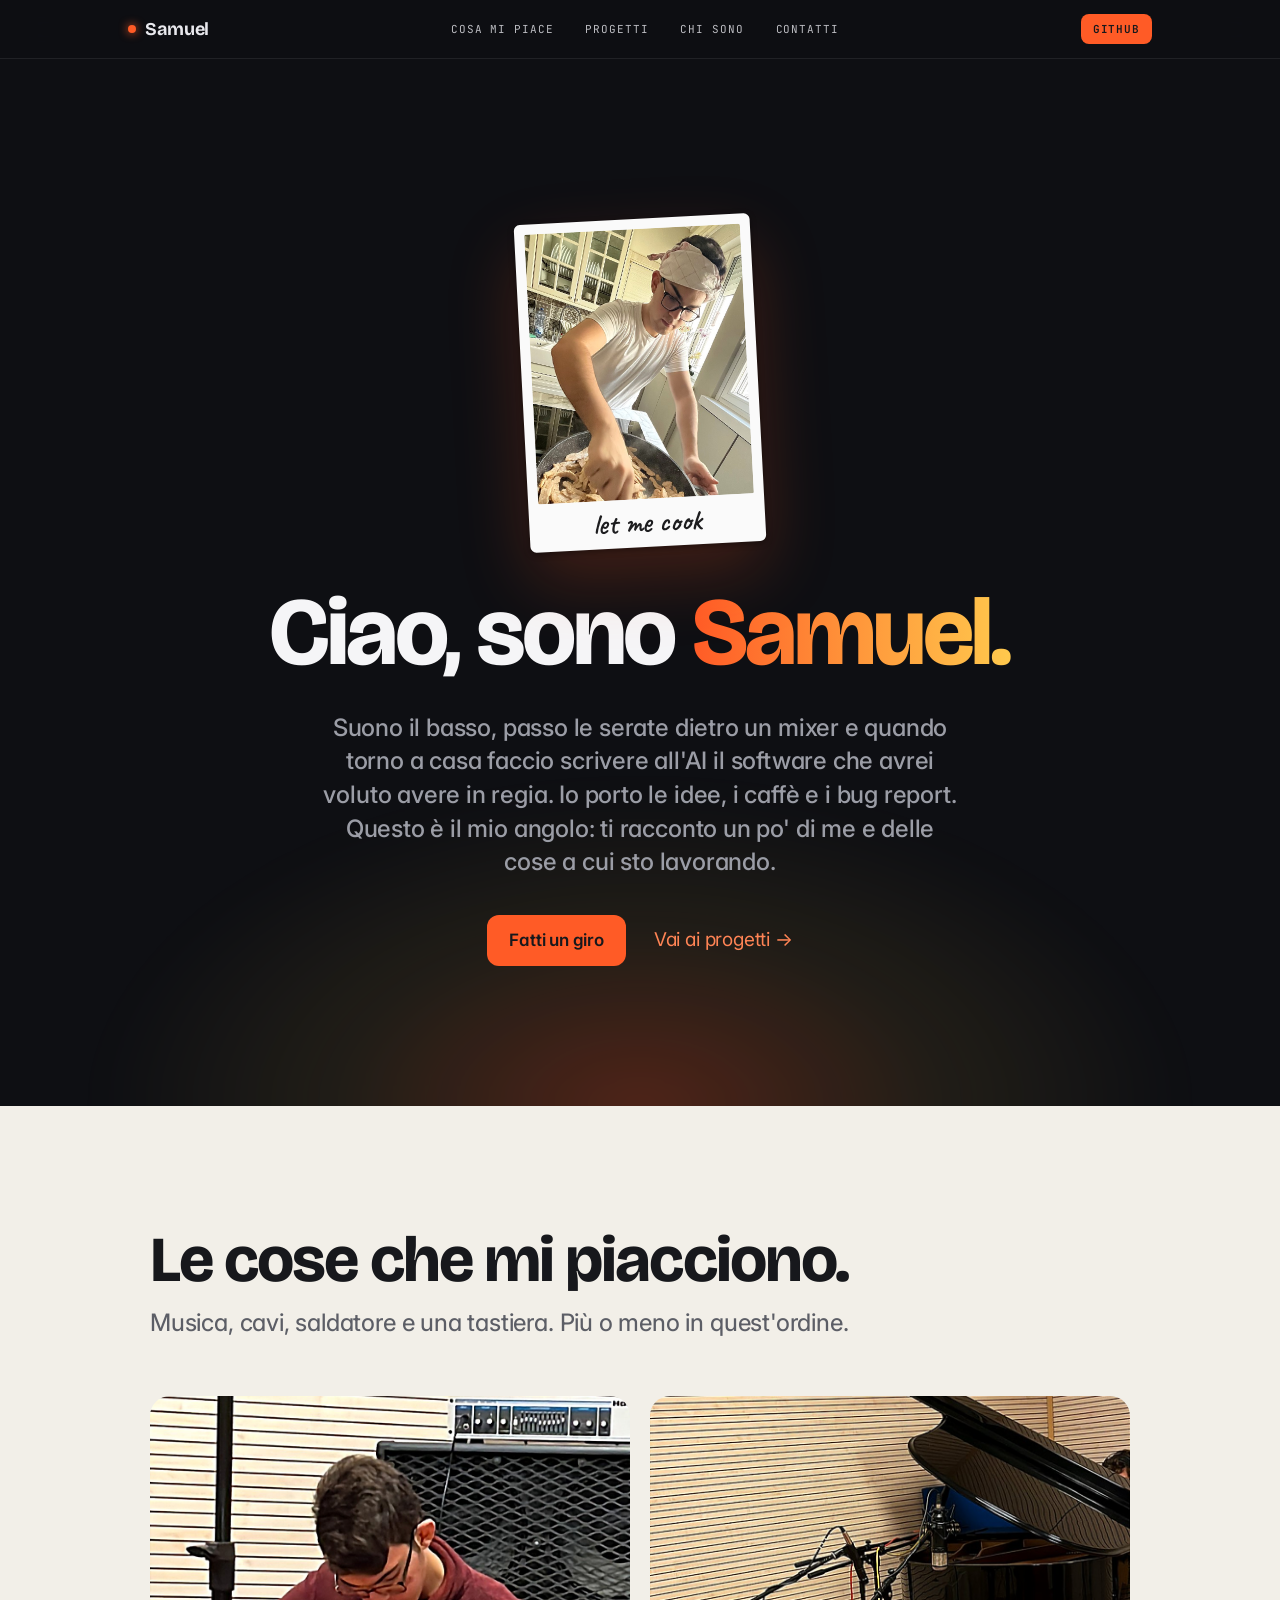
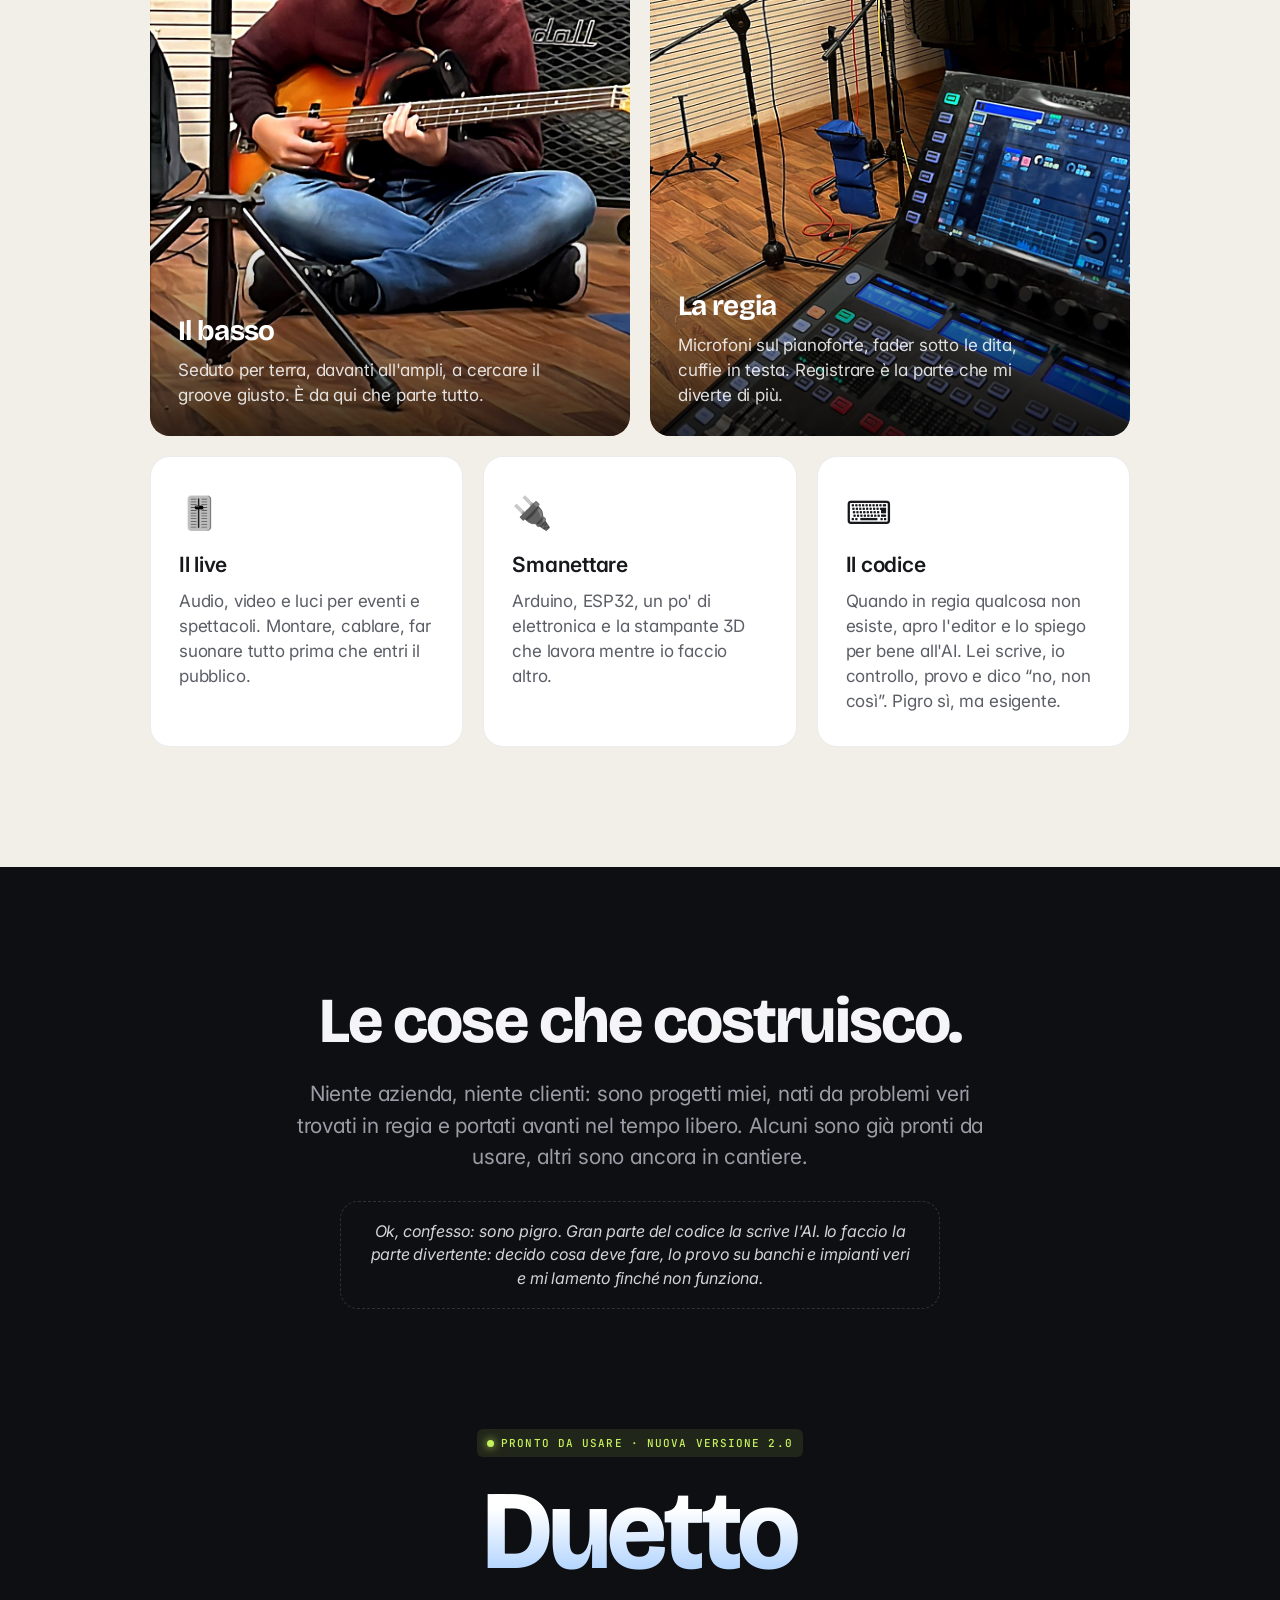
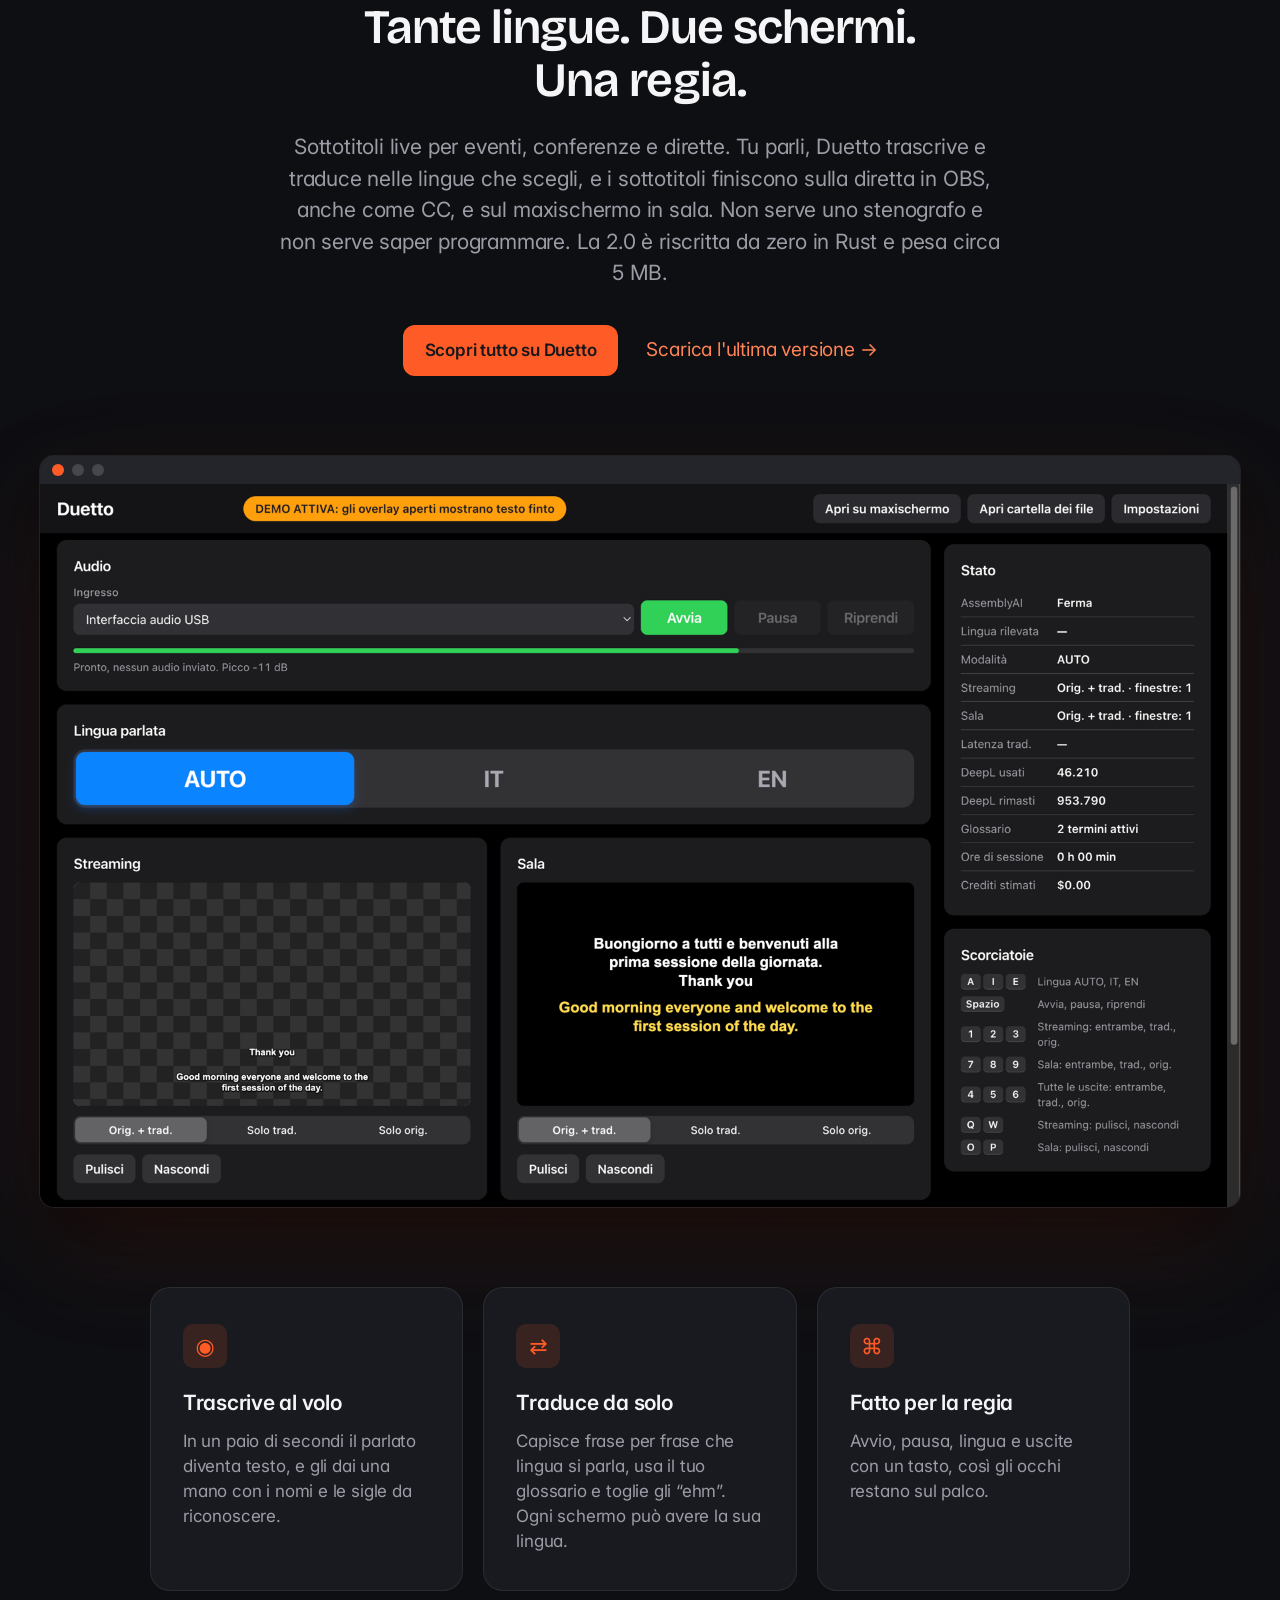
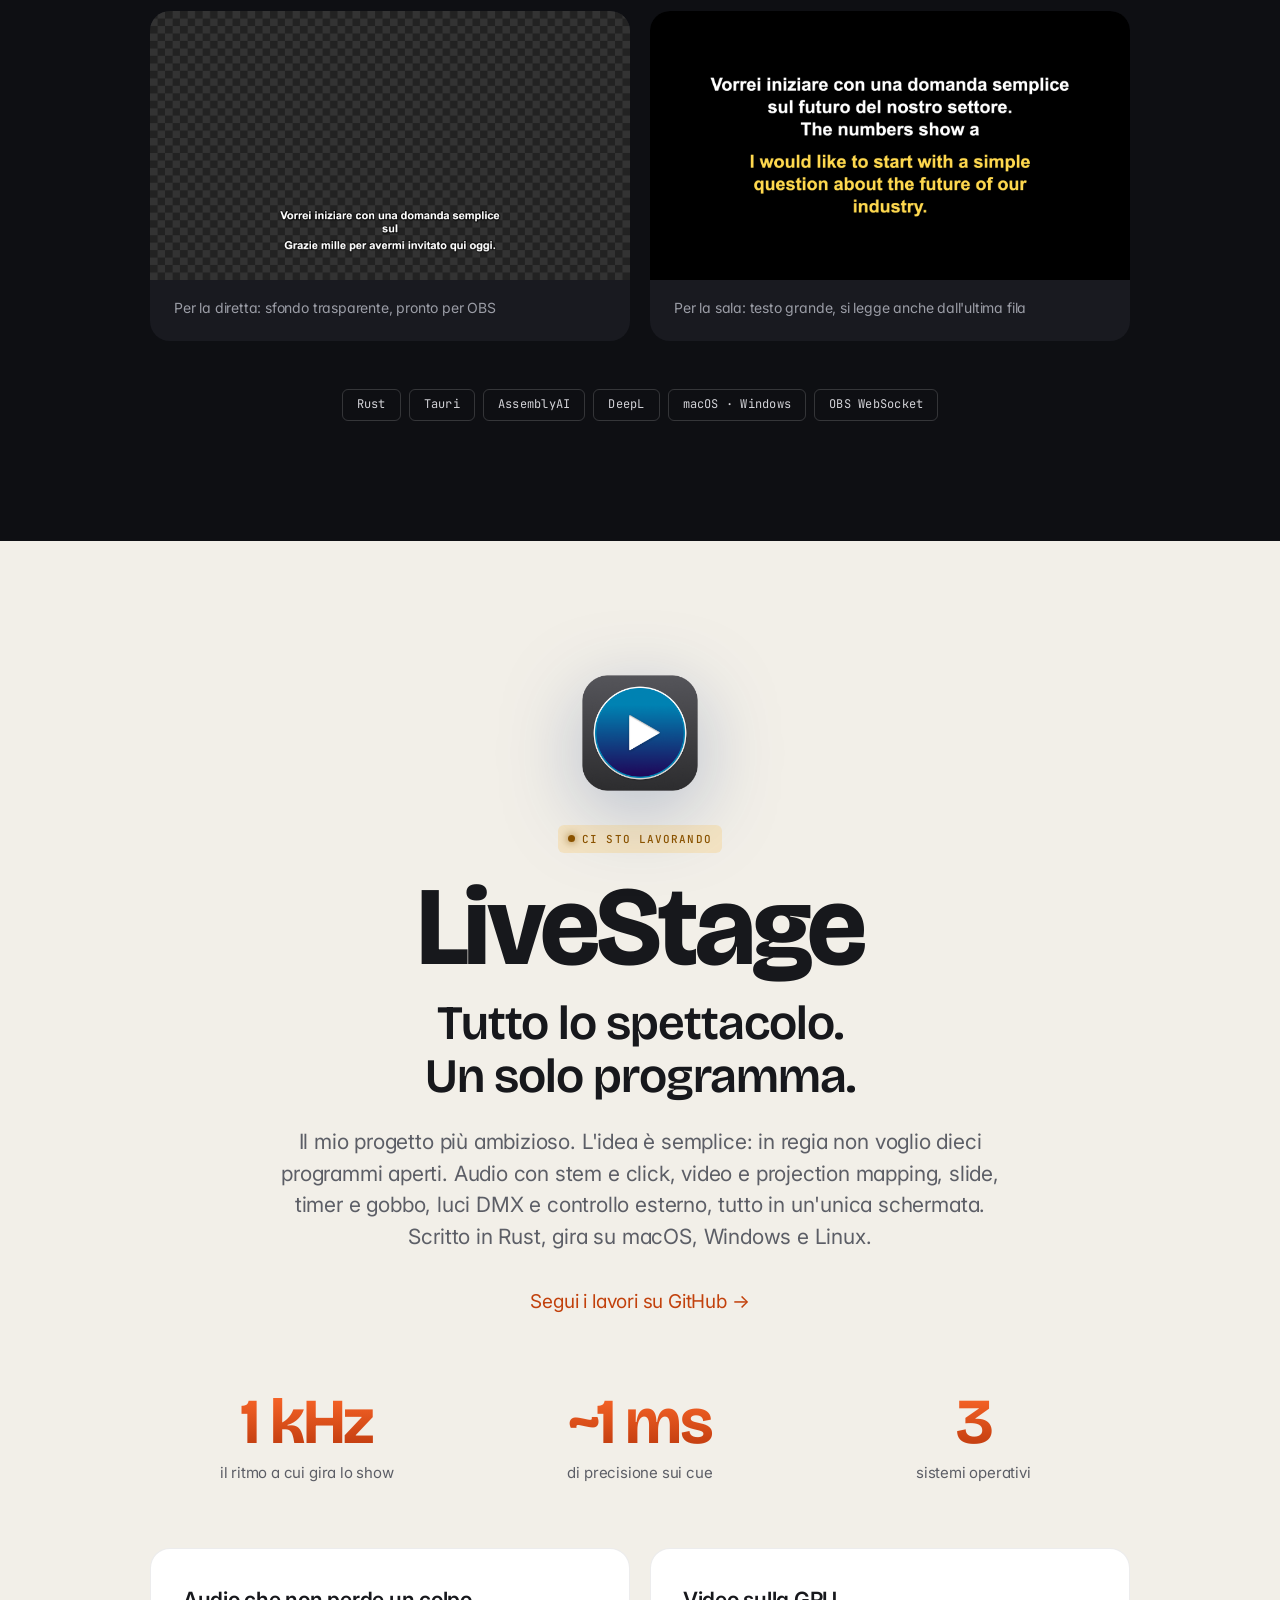
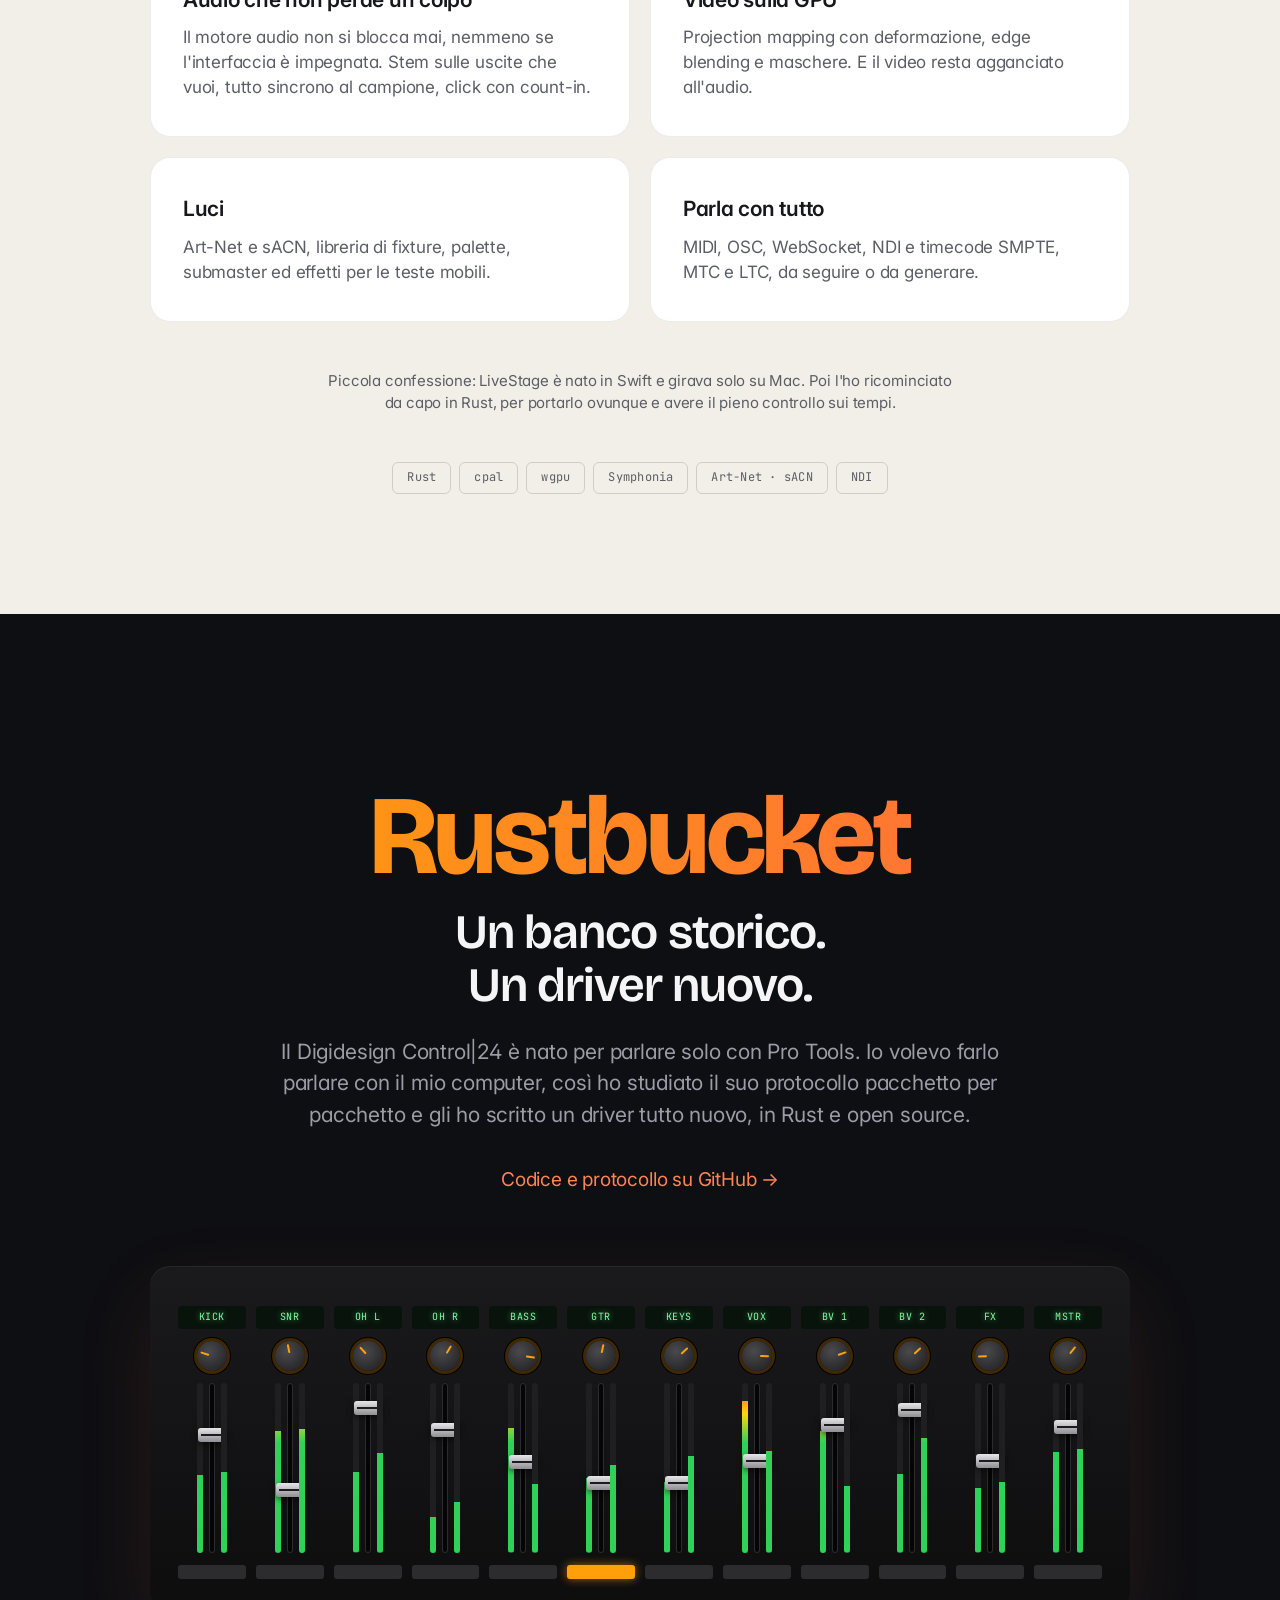
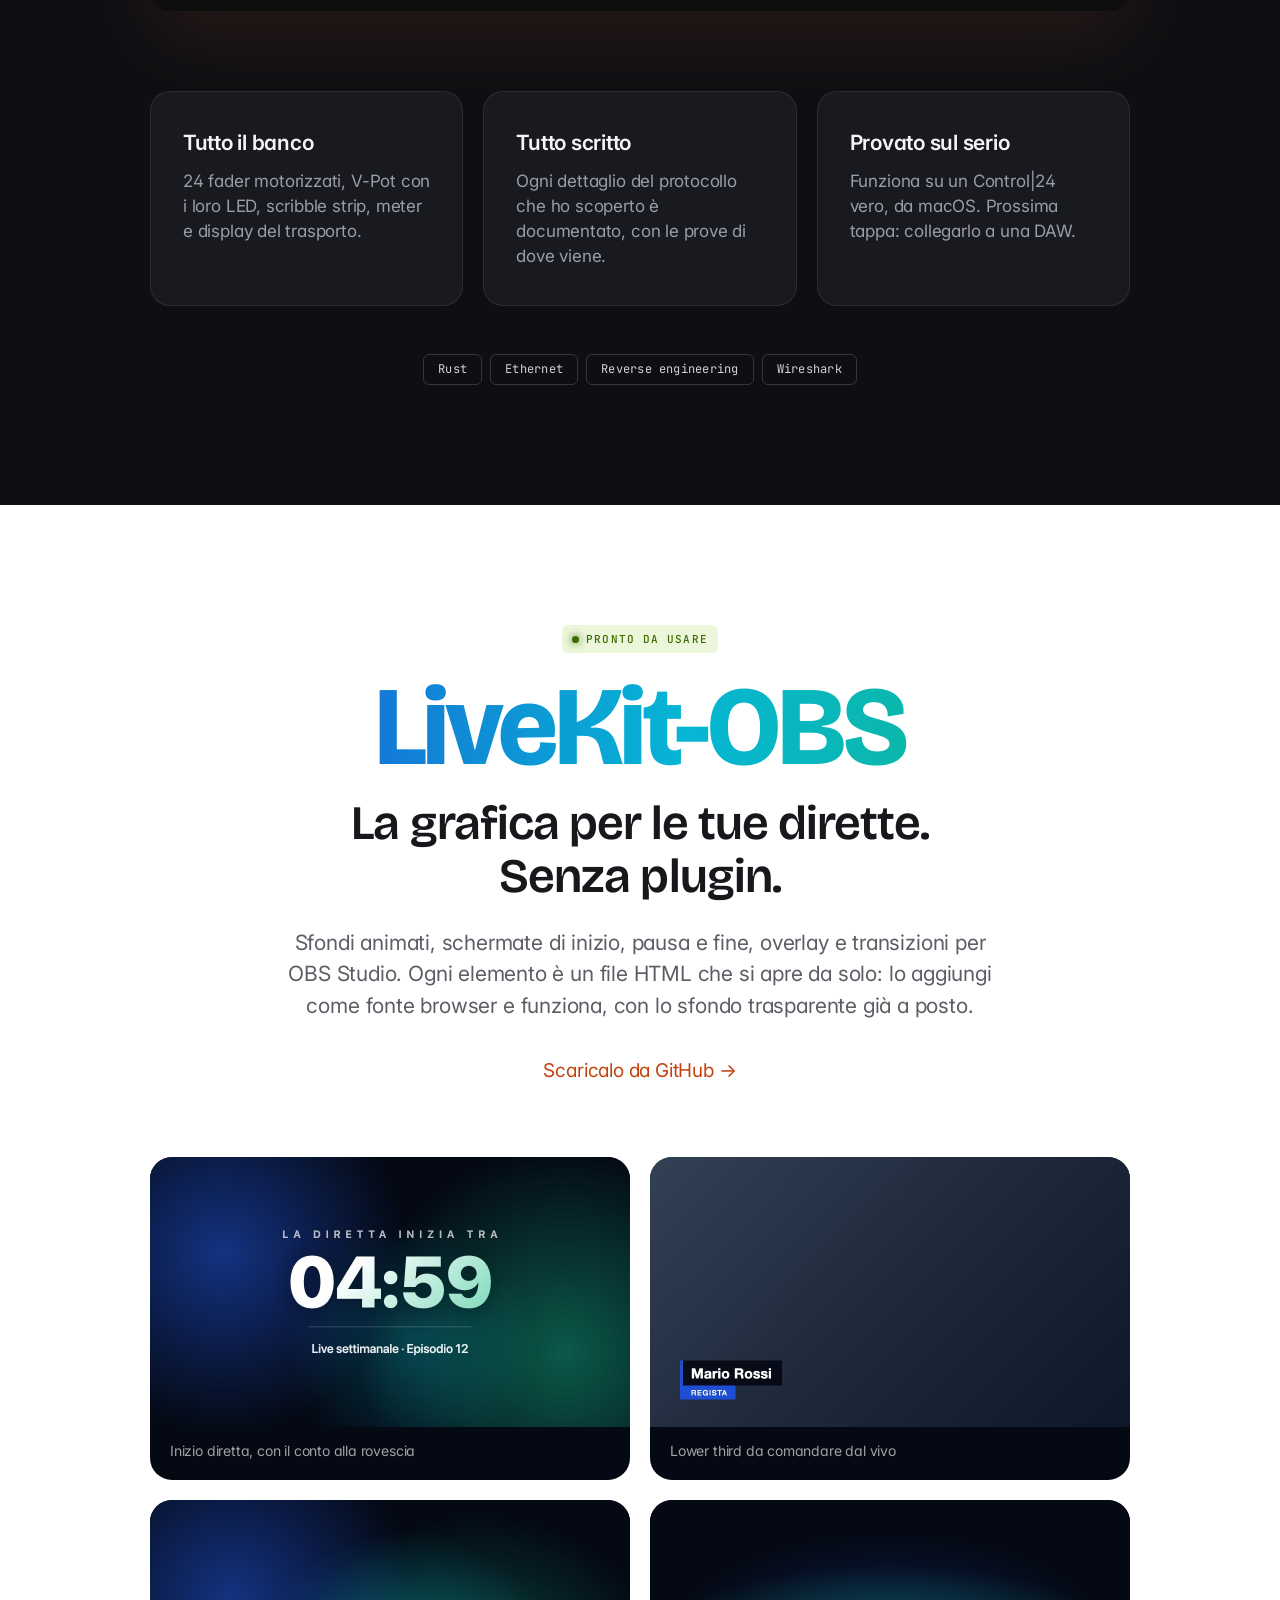
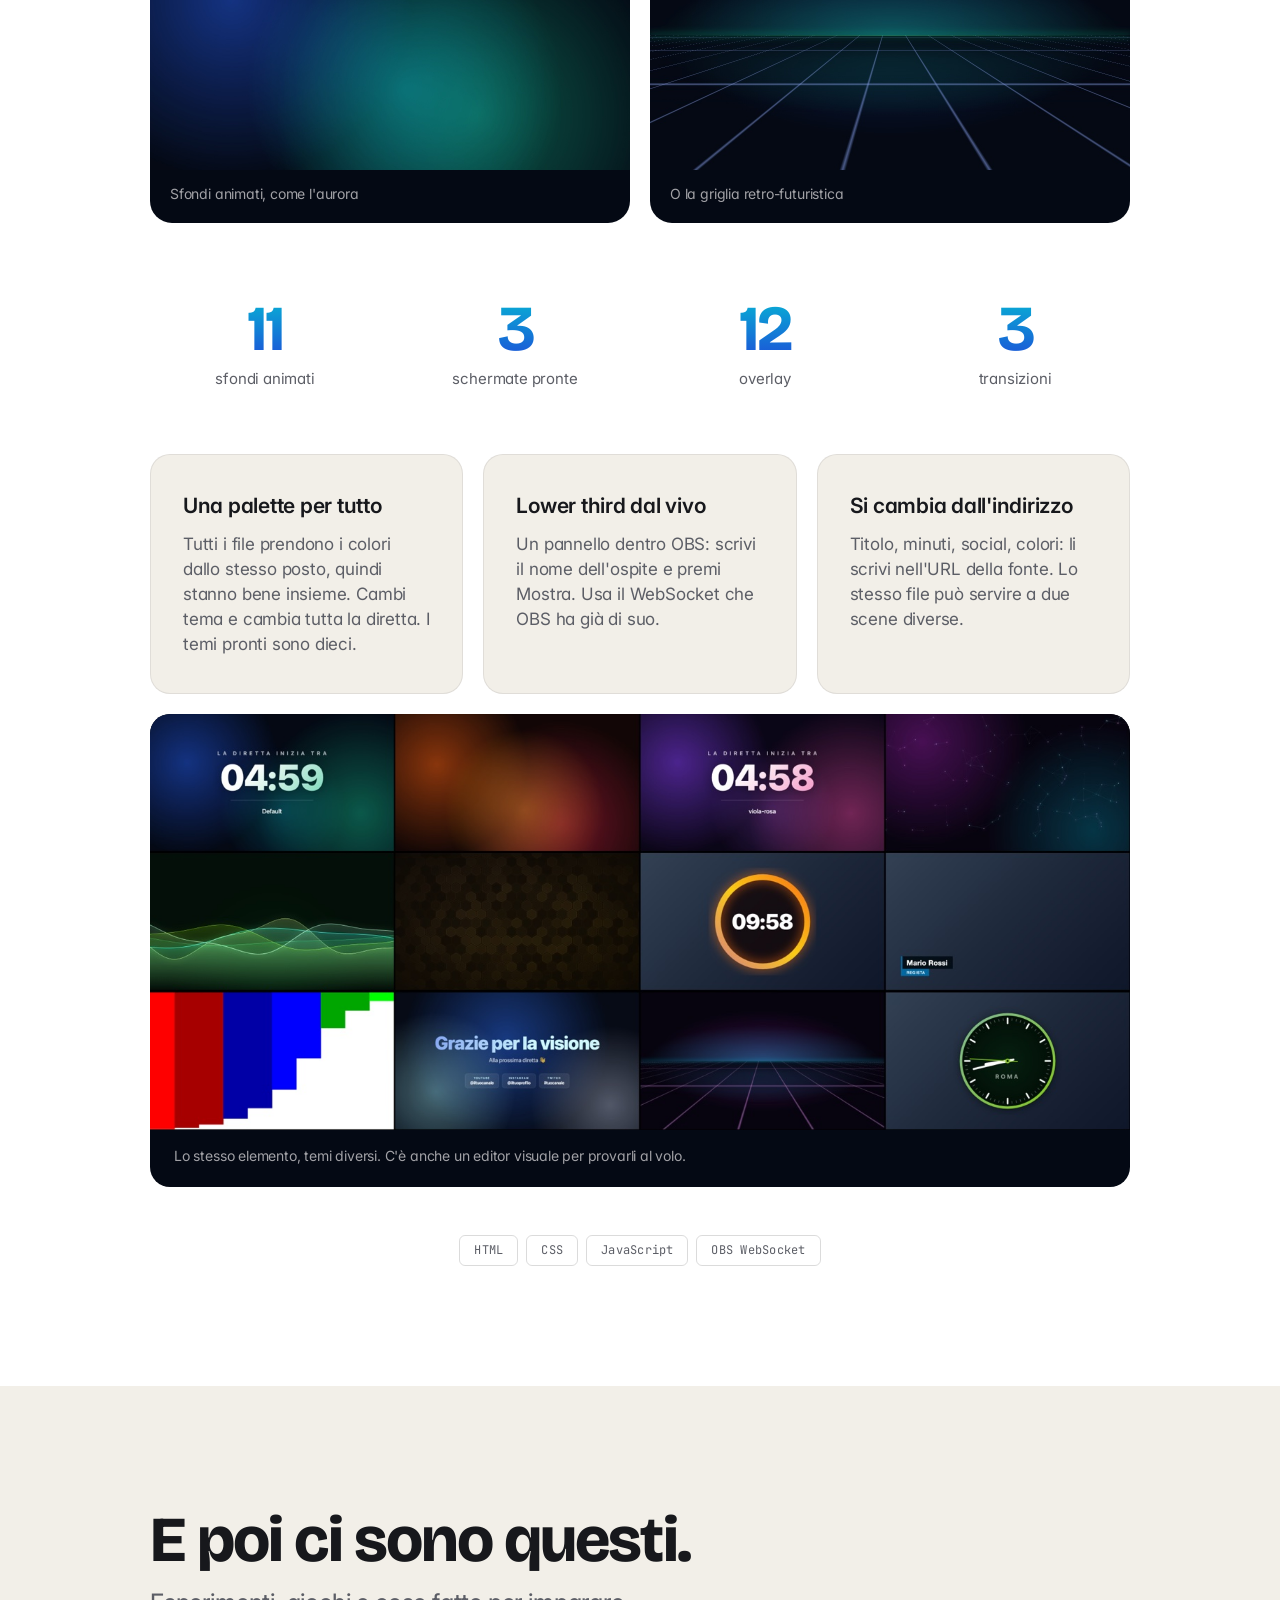
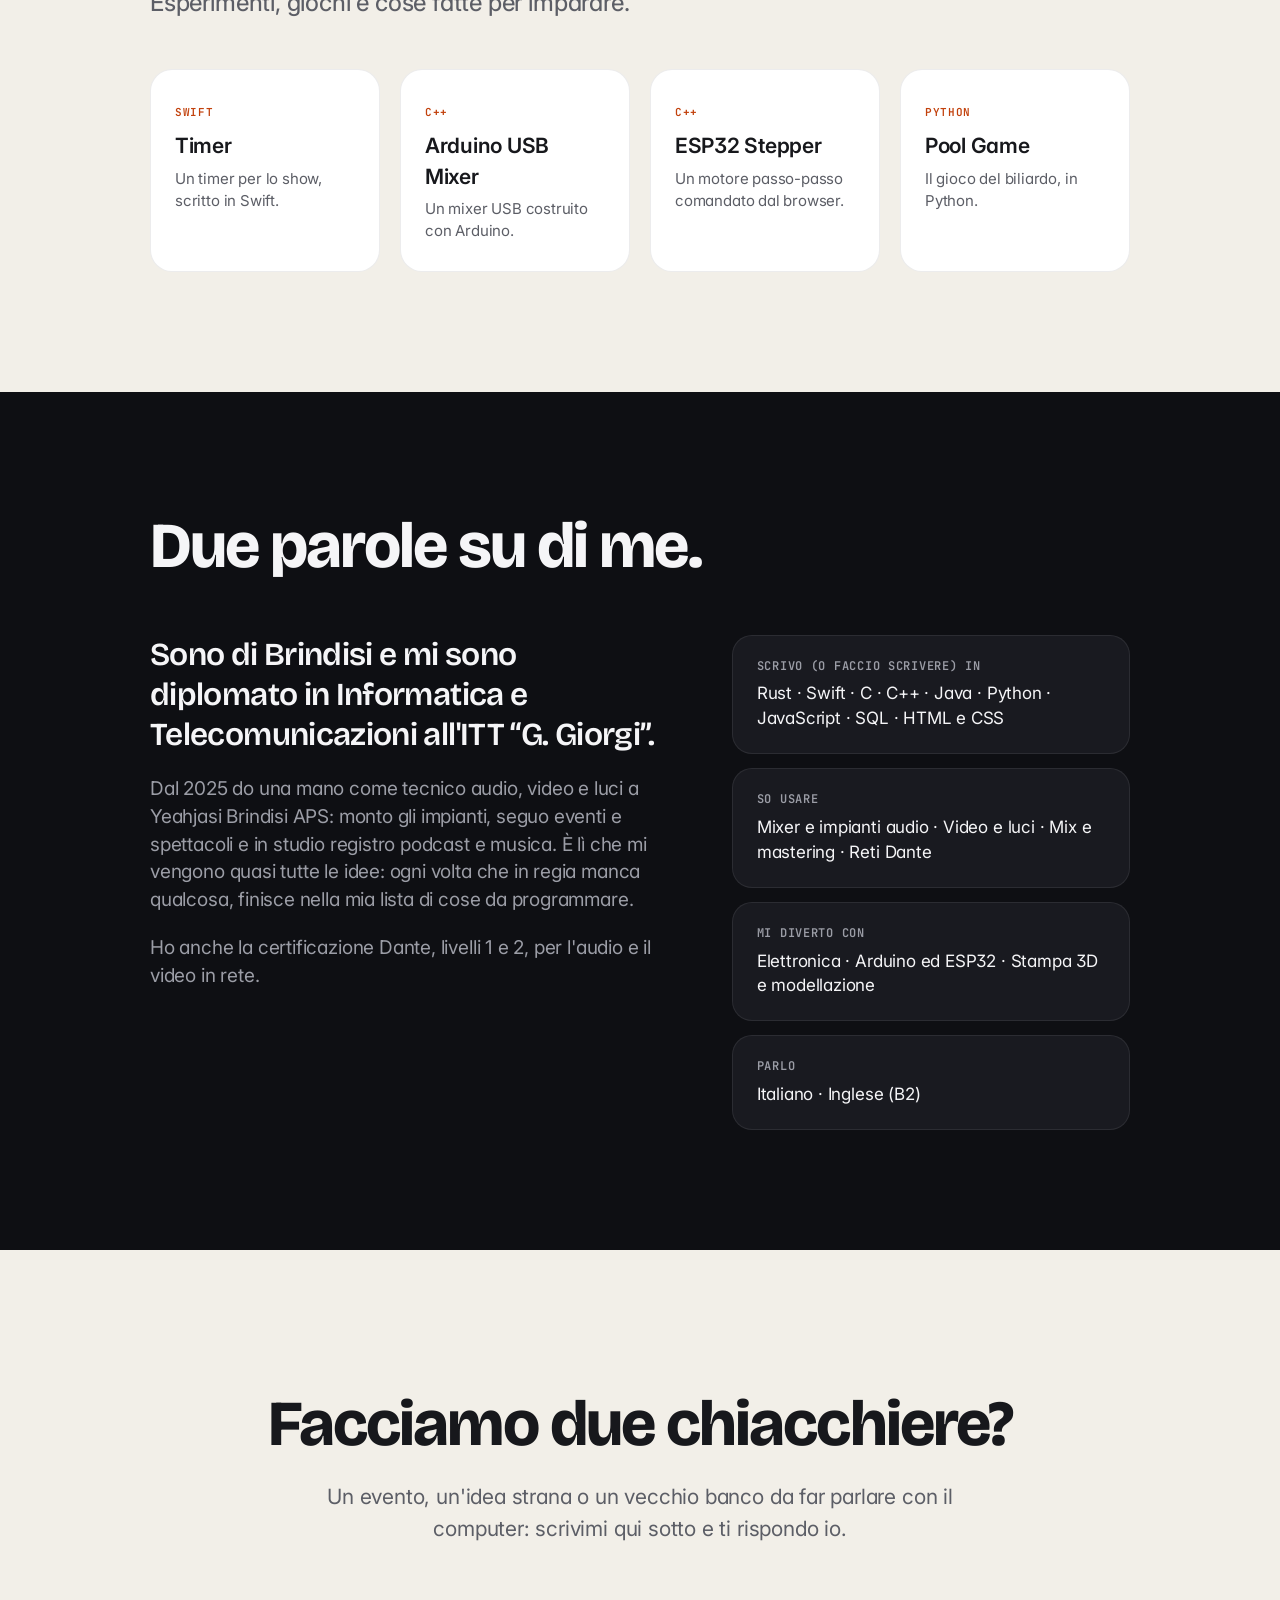
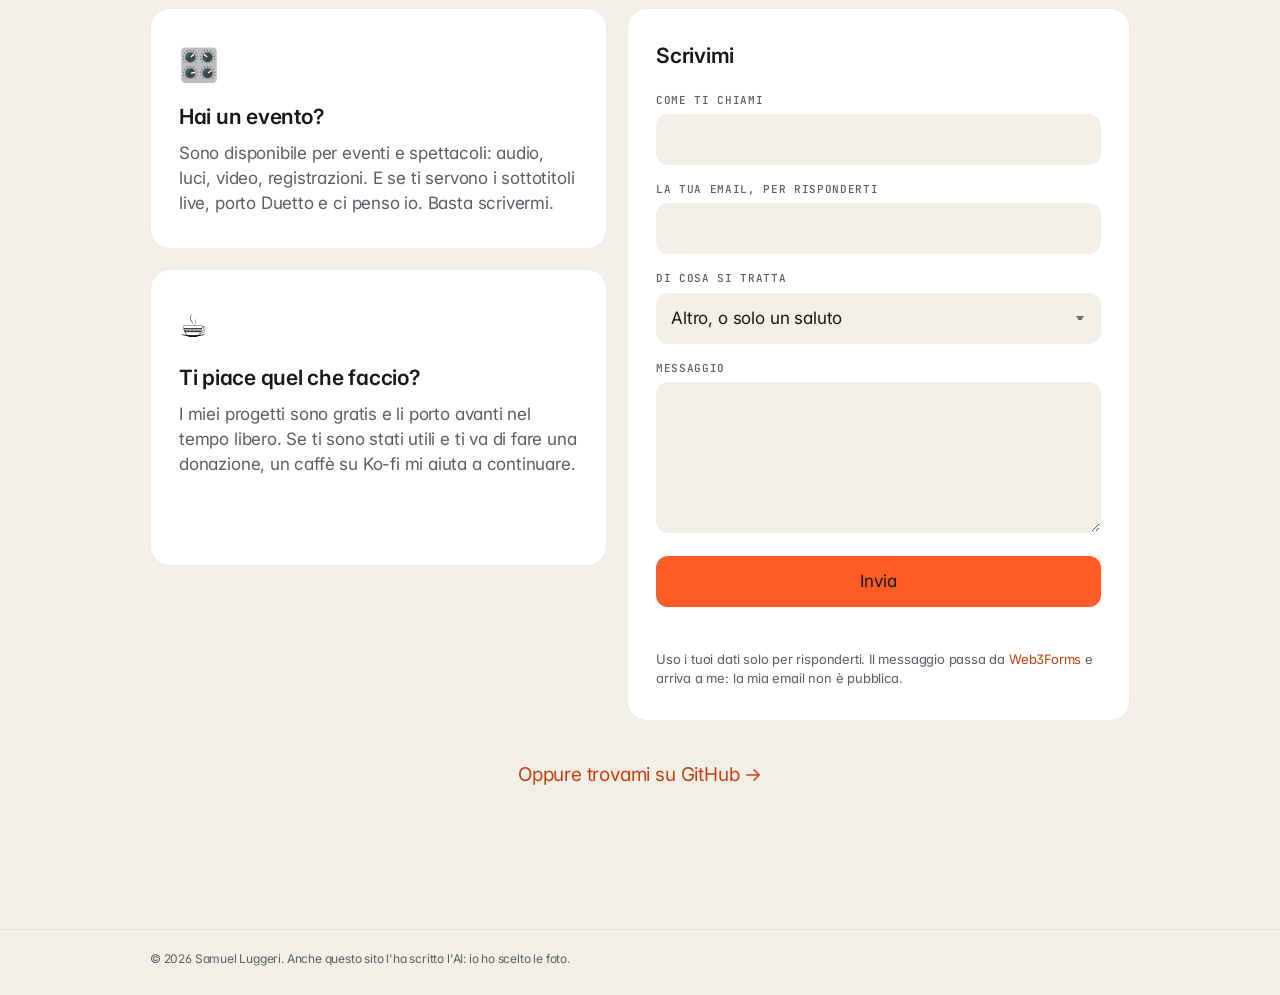
<file: index.html>
<!doctype html>
<html lang="it">
<head>
  <meta charset="utf-8">
  <meta name="viewport" content="width=device-width, initial-scale=1">
  <title>Samuel Luggeri</title>
  <meta name="description" content="Ciao, sono Samuel: suono il basso, sto in regia e scrivo software per il live. Qui trovi Duetto, LiveStage, Rustbucket e LiveKit-OBS.">
  <meta name="theme-color" content="#000000">
  <link rel="icon" href="assets/samuel.png">
  <link rel="preconnect" href="https://fonts.googleapis.com">
  <link rel="preconnect" href="https://fonts.gstatic.com" crossorigin>
  <link rel="stylesheet" href="https://fonts.googleapis.com/css2?family=Bricolage+Grotesque:opsz,wght@12..96,500..800&family=Inter:wght@400..700&family=JetBrains+Mono:wght@500&family=Caveat:wght@600&display=swap">
  <link rel="stylesheet" href="styles.css?v=20261125f">
</head>
<body>

  <nav class="nav" aria-label="Principale">
    <div class="nav-inner">
      <a class="nav-brand" href="#top">Samuel</a>
      <ul class="nav-links">
        <li><a href="#passioni">Cosa mi piace</a></li>
        <li><a href="#progetti">Progetti</a></li>
        <li><a href="#chi-sono">Chi sono</a></li>
        <li><a href="#contatti">Contatti</a></li>
      </ul>
      <a class="nav-cta" href="https://github.com/Samuel782" target="_blank" rel="noopener">GitHub</a>
    </div>
  </nav>

  <main id="top">

    <!-- HERO -->
    <header class="hero section-dark">
      <div class="wrap center">
        <figure class="avatar reveal">
          <img src="assets/samuel-cook.jpg" width="720" height="900" alt="Samuel ai fornelli, con la bandana in testa, mentre gira il pollo in padella">
          <figcaption>let me cook</figcaption>
        </figure>
        <h1 class="hero-title reveal">Ciao, sono <span class="grad">Samuel.</span></h1>
        <p class="hero-sub reveal">Suono il basso, passo le serate dietro un mixer e quando torno a casa
          faccio scrivere all'AI il software che avrei voluto avere in regia.
          Io porto le idee, i caffè e i bug report. Questo è il mio angolo:
          ti racconto un po' di me e delle cose a cui sto lavorando.</p>
        <div class="cta-row reveal">
          <a class="btn btn-primary" href="#passioni">Fatti un giro</a>
          <a class="link-arrow" href="#progetti">Vai ai progetti</a>
        </div>
      </div>
      <div class="hero-glow" aria-hidden="true"></div>
    </header>

    <!-- PASSIONI -->
    <section id="passioni" class="section-light">
      <div class="wrap">
        <h2 class="section-title reveal">Le cose che mi piacciono.</h2>
        <p class="section-sub reveal">Musica, cavi, saldatore e una tastiera. Più o meno in quest'ordine.</p>

        <div class="photos">
          <figure class="photo photo-tall reveal">
            <img src="assets/basso.jpg" width="1125" height="2000" loading="lazy"
                 alt="Samuel seduto a terra in sala prove mentre suona un basso sunburst davanti all'amplificatore.">
            <figcaption>
              <h3>Il basso</h3>
              <p>Seduto per terra, davanti all'ampli, a cercare il groove giusto. È da qui che parte tutto.</p>
            </figcaption>
          </figure>
          <figure class="photo photo-tall reveal">
            <img src="assets/regia-pianoforte.jpg" width="997" height="1518" loading="lazy"
                 alt="Un mixer digitale in primo piano e, sullo sfondo, microfoni puntati su un pianoforte a coda.">
            <figcaption>
              <h3>La regia</h3>
              <p>Microfoni sul pianoforte, fader sotto le dita, cuffie in testa. Registrare è la parte che mi diverte di più.</p>
            </figcaption>
          </figure>
        </div>

        <div class="grid grid-3 likes">
          <article class="like reveal">
            <span class="like-emoji" aria-hidden="true">🎚️</span>
            <h3>Il live</h3>
            <p>Audio, video e luci per eventi e spettacoli. Montare, cablare, far suonare tutto prima che entri il pubblico.</p>
          </article>
          <article class="like reveal">
            <span class="like-emoji" aria-hidden="true">🔌</span>
            <h3>Smanettare</h3>
            <p>Arduino, ESP32, un po' di elettronica e la stampante 3D che lavora mentre io faccio altro.</p>
          </article>
          <article class="like reveal">
            <span class="like-emoji" aria-hidden="true">⌨️</span>
            <h3>Il codice</h3>
            <p>Quando in regia qualcosa non esiste, apro l'editor e lo spiego per bene all'AI.
              Lei scrive, io controllo, provo e dico “no, non così”. Pigro sì, ma esigente.</p>
          </article>
        </div>
      </div>
    </section>

    <!-- INTRO PROGETTI -->
    <section id="progetti" class="section-dark intro-projects">
      <div class="wrap center">
        <h2 class="section-title reveal">Le cose che costruisco.</h2>
        <p class="lede reveal">Niente azienda, niente clienti: sono progetti miei, nati da problemi veri
          trovati in regia e portati avanti nel tempo libero. Alcuni sono già pronti da usare,
          altri sono ancora in cantiere.</p>
        <p class="aside reveal">Ok, confesso: sono pigro. Gran parte del codice la scrive l'AI.
          Io faccio la parte divertente: decido cosa deve fare, lo provo su banchi e impianti veri
          e mi lamento finché non funziona.</p>
      </div>
    </section>

    <!-- DUETTO -->
    <section id="duetto" class="product section-dark">
      <div class="wrap center">
        <span class="badge badge-live reveal">Pronto da usare · Nuova versione 2.0</span>
        <h2 class="product-name reveal">Duetto</h2>
        <p class="product-tag reveal">Tante lingue. Due schermi.<br>Una regia.</p>
        <p class="lede reveal">Sottotitoli live per eventi, conferenze e dirette. Tu parli, Duetto trascrive
          e traduce nelle lingue che scegli, e i sottotitoli finiscono sulla diretta in OBS, anche come CC,
          e sul maxischermo in sala. Non serve uno stenografo e non serve saper programmare.
          La 2.0 è riscritta da zero in Rust e pesa circa 5 MB.</p>
        <div class="cta-row reveal">
          <a class="btn btn-primary" href="duetto.html">Scopri tutto su Duetto</a>
          <a class="link-arrow" href="https://github.com/Samuel782/Duetto/releases/latest" target="_blank" rel="noopener">Scarica l'ultima versione</a>
        </div>
      </div>

      <div class="wrap-wide">
        <figure class="device reveal">
          <div class="window-bar" aria-hidden="true"><i></i><i></i><i></i></div>
          <img src="assets/duetto-regia.png" width="1800" height="1085"
               alt="La regia di Duetto: ingresso audio, lingua AUTO, IT o EN, anteprime delle uscite Streaming e Sala e pannello di stato.">
        </figure>
      </div>

      <div class="wrap">
        <div class="grid grid-3">
          <article class="tile reveal">
            <span class="tile-icon" aria-hidden="true">◉</span>
            <h3>Trascrive al volo</h3>
            <p>In un paio di secondi il parlato diventa testo, e gli dai una mano con i nomi e le sigle da riconoscere.</p>
          </article>
          <article class="tile reveal">
            <span class="tile-icon" aria-hidden="true">⇄</span>
            <h3>Traduce da solo</h3>
            <p>Capisce frase per frase che lingua si parla, usa il tuo glossario e toglie gli “ehm”. Ogni schermo può avere la sua lingua.</p>
          </article>
          <article class="tile reveal">
            <span class="tile-icon" aria-hidden="true">⌘</span>
            <h3>Fatto per la regia</h3>
            <p>Avvio, pausa, lingua e uscite con un tasto, così gli occhi restano sul palco.</p>
          </article>
        </div>
      </div>

      <div class="wrap">
        <div class="split">
          <figure class="split-media reveal">
            <img src="assets/duetto-uscita-streaming.png" width="1400" height="787" loading="lazy"
                 alt="Uscita per lo streaming: sottotitoli su sfondo trasparente sopra il video.">
            <figcaption>Per la diretta: sfondo trasparente, pronto per OBS</figcaption>
          </figure>
          <figure class="split-media reveal">
            <img src="assets/duetto-uscita-sala.png" width="1400" height="787" loading="lazy"
                 alt="Uscita per il maxischermo: testo grande su sfondo nero, con la traduzione in un altro colore.">
            <figcaption>Per la sala: testo grande, si legge anche dall'ultima fila</figcaption>
          </figure>
        </div>
        <p class="stack reveal"><span>Rust</span><span>Tauri</span><span>AssemblyAI</span><span>DeepL</span><span>macOS · Windows</span><span>OBS WebSocket</span></p>
      </div>
    </section>

    <!-- LIVESTAGE -->
    <section id="livestage" class="product section-light">
      <div class="wrap center">
        <img class="app-icon reveal" src="assets/livestage-icon.png" width="144" height="144" alt="">
        <span class="badge badge-dev reveal">Ci sto lavorando</span>
        <h2 class="product-name reveal">LiveStage</h2>
        <p class="product-tag reveal">Tutto lo spettacolo.<br>Un solo programma.</p>
        <p class="lede reveal">Il mio progetto più ambizioso. L'idea è semplice: in regia non voglio
          dieci programmi aperti. Audio con stem e click, video e projection mapping, slide,
          timer e gobbo, luci DMX e controllo esterno, tutto in un'unica schermata.
          Scritto in Rust, gira su macOS, Windows e Linux.</p>
        <div class="cta-row reveal">
          <a class="link-arrow" href="https://github.com/Samuel782/LiveStage" target="_blank" rel="noopener">Segui i lavori su GitHub</a>
        </div>
      </div>

      <div class="wrap">
        <div class="stats reveal">
          <div><strong>1 kHz</strong><span>il ritmo a cui gira lo show</span></div>
          <div><strong>~1 ms</strong><span>di precisione sui cue</span></div>
          <div><strong>3</strong><span>sistemi operativi</span></div>
        </div>

        <div class="grid grid-2">
          <article class="tile tile-light reveal">
            <h3>Audio che non perde un colpo</h3>
            <p>Il motore audio non si blocca mai, nemmeno se l'interfaccia è impegnata. Stem sulle uscite che vuoi, tutto sincrono al campione, click con count-in.</p>
          </article>
          <article class="tile tile-light reveal">
            <h3>Video sulla GPU</h3>
            <p>Projection mapping con deformazione, edge blending e maschere. E il video resta agganciato all'audio.</p>
          </article>
          <article class="tile tile-light reveal">
            <h3>Luci</h3>
            <p>Art-Net e sACN, libreria di fixture, palette, submaster ed effetti per le teste mobili.</p>
          </article>
          <article class="tile tile-light reveal">
            <h3>Parla con tutto</h3>
            <p>MIDI, OSC, WebSocket, NDI e timecode SMPTE, MTC e LTC, da seguire o da generare.</p>
          </article>
        </div>

        <p class="note reveal">Piccola confessione: LiveStage è nato in Swift e girava solo su Mac.
          Poi l'ho ricominciato da capo in Rust, per portarlo ovunque e avere il pieno controllo sui tempi.</p>
        <p class="stack stack-light reveal"><span>Rust</span><span>cpal</span><span>wgpu</span><span>Symphonia</span><span>Art-Net · sACN</span><span>NDI</span></p>
      </div>
    </section>

    <!-- RUSTBUCKET -->
    <section id="rustbucket" class="product section-dark">
      <div class="wrap center">
        <span class="badge badge-dev reveal">Ci sto lavorando</span>
        <h2 class="product-name reveal">Rustbucket</h2>
        <p class="product-tag reveal">Un banco storico.<br>Un driver nuovo.</p>
        <p class="lede reveal">Il Digidesign Control|24 è nato per parlare solo con Pro Tools.
          Io volevo farlo parlare con il mio computer, così ho studiato il suo protocollo
          pacchetto per pacchetto e gli ho scritto un driver tutto nuovo, in Rust e open source.</p>
        <div class="cta-row reveal">
          <a class="link-arrow" href="https://github.com/Samuel782/RustBucket" target="_blank" rel="noopener">Codice e protocollo su GitHub</a>
        </div>
      </div>

      <div class="wrap">
        <div class="console reveal" aria-hidden="true">
          <div class="console-strips"></div>
        </div>

        <div class="grid grid-3">
          <article class="tile reveal">
            <h3>Tutto il banco</h3>
            <p>24 fader motorizzati, V-Pot con i loro LED, scribble strip, meter e display del trasporto.</p>
          </article>
          <article class="tile reveal">
            <h3>Tutto scritto</h3>
            <p>Ogni dettaglio del protocollo che ho scoperto è documentato, con le prove di dove viene.</p>
          </article>
          <article class="tile reveal">
            <h3>Provato sul serio</h3>
            <p>Funziona su un Control|24 vero, da macOS. Prossima tappa: collegarlo a una DAW.</p>
          </article>
        </div>
        <p class="stack reveal"><span>Rust</span><span>Ethernet</span><span>Reverse engineering</span><span>Wireshark</span></p>
      </div>
    </section>

    <!-- LIVEKIT-OBS -->
    <section id="livekit" class="product section-light section-white">
      <div class="wrap center">
        <span class="badge badge-live reveal">Pronto da usare</span>
        <h2 class="product-name reveal">LiveKit-OBS</h2>
        <p class="product-tag reveal">La grafica per le tue dirette.<br>Senza plugin.</p>
        <p class="lede reveal">Sfondi animati, schermate di inizio, pausa e fine, overlay e transizioni
          per OBS Studio. Ogni elemento è un file HTML che si apre da solo: lo aggiungi come fonte browser
          e funziona, con lo sfondo trasparente già a posto.</p>
        <div class="cta-row reveal">
          <a class="link-arrow" href="https://github.com/Samuel782/LiveKit-OBS" target="_blank" rel="noopener">Scaricalo da GitHub</a>
        </div>
      </div>

      <div class="wrap">
        <div class="gallery">
          <figure class="shot reveal">
            <img src="assets/livekit-inizio-diretta.jpg" width="960" height="540" loading="lazy"
                 alt="Schermata di inizio diretta con titolo, conto alla rovescia e barra di avanzamento.">
            <figcaption>Inizio diretta, con il conto alla rovescia</figcaption>
          </figure>
          <figure class="shot reveal">
            <img src="assets/livekit-lower-third.jpg" width="960" height="540" loading="lazy"
                 alt="Lower third animata con nome e ruolo di un ospite.">
            <figcaption>Lower third da comandare dal vivo</figcaption>
          </figure>
          <figure class="shot reveal">
            <img src="assets/livekit-aurora-blu-verde.jpg" width="960" height="540" loading="lazy"
                 alt="Sfondo animato con macchie di luce blu, verde e ciano.">
            <figcaption>Sfondi animati, come l'aurora</figcaption>
          </figure>
          <figure class="shot reveal">
            <img src="assets/livekit-griglia-prospettiva.jpg" width="960" height="540" loading="lazy"
                 alt="Sfondo con un pavimento a griglia retro-futuristico che corre verso l'orizzonte.">
            <figcaption>O la griglia retro-futuristica</figcaption>
          </figure>
        </div>

        <div class="stats stats-4 reveal">
          <div><strong>11</strong><span>sfondi animati</span></div>
          <div><strong>3</strong><span>schermate pronte</span></div>
          <div><strong>12</strong><span>overlay</span></div>
          <div><strong>3</strong><span>transizioni</span></div>
        </div>

        <div class="grid grid-3">
          <article class="tile tile-light reveal">
            <h3>Una palette per tutto</h3>
            <p>Tutti i file prendono i colori dallo stesso posto, quindi stanno bene insieme. Cambi tema e cambia tutta la diretta. I temi pronti sono dieci.</p>
          </article>
          <article class="tile tile-light reveal">
            <h3>Lower third dal vivo</h3>
            <p>Un pannello dentro OBS: scrivi il nome dell'ospite e premi Mostra. Usa il WebSocket che OBS ha già di suo.</p>
          </article>
          <article class="tile tile-light reveal">
            <h3>Si cambia dall'indirizzo</h3>
            <p>Titolo, minuti, social, colori: li scrivi nell'URL della fonte. Lo stesso file può servire a due scene diverse.</p>
          </article>
        </div>
        <figure class="themes reveal">
          <img src="assets/livekit-temi-esempio.jpg" width="1400" height="595" loading="lazy"
               alt="Lo stesso elemento grafico in diversi temi di colore.">
          <figcaption>Lo stesso elemento, temi diversi. C'è anche un editor visuale per provarli al volo.</figcaption>
        </figure>
        <p class="stack stack-light reveal"><span>HTML</span><span>CSS</span><span>JavaScript</span><span>OBS WebSocket</span></p>
      </div>
    </section>

    <!-- ALTRI PROGETTI -->
    <section id="altri" class="section-light">
      <div class="wrap">
        <h2 class="section-title reveal">E poi ci sono questi.</h2>
        <p class="section-sub reveal">Esperimenti, giochi e cose fatte per imparare.</p>
        <div class="grid grid-4">
          <a class="mini reveal" href="https://github.com/Samuel782/Timer" target="_blank" rel="noopener">
            <span class="lang">Swift</span><h3>Timer</h3><p>Un timer per lo show, scritto in Swift.</p>
          </a>
          <a class="mini reveal" href="https://github.com/Samuel782/ArduinoUsbMixer" target="_blank" rel="noopener">
            <span class="lang">C++</span><h3>Arduino USB Mixer</h3><p>Un mixer USB costruito con Arduino.</p>
          </a>
          <a class="mini reveal" href="https://github.com/Samuel782/Esp32WebStepperMotor" target="_blank" rel="noopener">
            <span class="lang">C++</span><h3>ESP32 Stepper</h3><p>Un motore passo-passo comandato dal browser.</p>
          </a>
          <a class="mini reveal" href="https://github.com/Samuel782/PoolGame" target="_blank" rel="noopener">
            <span class="lang">Python</span><h3>Pool Game</h3><p>Il gioco del biliardo, in Python.</p>
          </a>
        </div>
      </div>
    </section>

    <!-- CHI SONO -->
    <section id="chi-sono" class="section-dark about">
      <div class="wrap">
        <h2 class="section-title reveal">Due parole su di me.</h2>
        <div class="about-grid">
          <div class="about-text reveal">
            <p class="big">Sono di Brindisi e mi sono diplomato in Informatica e Telecomunicazioni
              all'ITT “G. Giorgi”.</p>
            <p>Dal 2025 do una mano come tecnico audio, video e luci a Yeahjasi Brindisi APS:
              monto gli impianti, seguo eventi e spettacoli e in studio registro podcast e musica.
              È lì che mi vengono quasi tutte le idee: ogni volta che in regia manca qualcosa,
              finisce nella mia lista di cose da programmare.</p>
            <p>Ho anche la certificazione Dante, livelli 1 e 2, per l'audio e il video in rete.</p>
          </div>
          <div class="skills reveal">
            <div class="skill-group">
              <h3>Scrivo (o faccio scrivere) in</h3>
              <p>Rust · Swift · C · C++ · Java · Python · JavaScript · SQL · HTML e CSS</p>
            </div>
            <div class="skill-group">
              <h3>So usare</h3>
              <p>Mixer e impianti audio · Video e luci · Mix e mastering · Reti Dante</p>
            </div>
            <div class="skill-group">
              <h3>Mi diverto con</h3>
              <p>Elettronica · Arduino ed ESP32 · Stampa 3D e modellazione</p>
            </div>
            <div class="skill-group">
              <h3>Parlo</h3>
              <p>Italiano · Inglese (B2)</p>
            </div>
          </div>
        </div>
      </div>
    </section>

    <!-- CONTATTI -->
    <section id="contatti" class="section-light contact">
      <div class="wrap center">
        <h2 class="section-title reveal">Facciamo due chiacchiere?</h2>
        <p class="lede reveal">Un evento, un'idea strana o un vecchio banco da far parlare con il computer:
          scrivimi qui sotto e ti rispondo io.</p>
      </div>
      <div class="wrap">
        <div class="contact-grid">
          <div class="contact-side">
            <article class="card reveal">
              <span class="like-emoji" aria-hidden="true">🎛️</span>
              <h3>Hai un evento?</h3>
              <p>Sono disponibile per eventi e spettacoli: audio, luci, video, registrazioni.
                E se ti servono i sottotitoli live, porto Duetto e ci penso io. Basta scrivermi.</p>
            </article>
            <article class="card reveal">
              <span class="like-emoji" aria-hidden="true">☕</span>
              <h3>Ti piace quel che faccio?</h3>
              <p>I miei progetti sono gratis e li porto avanti nel tempo libero.
                Se ti sono stati utili e ti va di fare una donazione, un caffè su Ko-fi mi aiuta a continuare.</p>
              <div class="kofi-slot">
                <script type='text/javascript' src='https://storage.ko-fi.com/cdn/widget/Widget_2.js'></script><script type='text/javascript'>kofiwidget2.init('Support me on Ko-fi', '#72a4f2', 'E1X62AXF4L');kofiwidget2.draw();</script>
              </div>
            </article>
          </div>

          <form class="card contact-form reveal" id="contact-form" action="https://api.web3forms.com/submit" method="POST" novalidate>
            <!-- La chiave di Web3Forms non è un segreto: dice solo a quale casella inoltrare i messaggi, senza mostrare l'indirizzo. -->
            <input type="hidden" name="access_key" value="da874956-e5cb-4bf4-9e70-c7246b7b8ad5">
            <input type="hidden" name="from_name" value="Portfolio di Samuel">
            <input type="hidden" name="subject" value="Nuovo messaggio dal portfolio">
            <input type="checkbox" name="botcheck" class="hp" tabindex="-1" autocomplete="off" aria-hidden="true">

            <h3>Scrivimi</h3>
            <label class="field">
              <span>Come ti chiami</span>
              <input type="text" name="name" autocomplete="name" required maxlength="80">
            </label>
            <label class="field">
              <span>La tua email, per risponderti</span>
              <input type="email" name="email" autocomplete="email" required maxlength="120">
            </label>
            <label class="field">
              <span>Di cosa si tratta</span>
              <select name="argomento">
                <option value="evento">Un evento</option>
                <option value="duetto">Duetto per lavoro o licenza</option>
                <option value="progetto">Uno dei miei progetti</option>
                <option value="altro" selected>Altro, o solo un saluto</option>
              </select>
            </label>
            <label class="field">
              <span>Messaggio</span>
              <textarea name="message" rows="5" required maxlength="4000"></textarea>
            </label>
            <button class="btn btn-primary btn-block" type="submit">Invia</button>
            <p class="form-status" role="status" aria-live="polite"></p>
            <p class="form-privacy">Uso i tuoi dati solo per risponderti. Il messaggio passa da
              <a class="inline-link" href="https://web3forms.com/privacy" target="_blank" rel="noopener">Web3Forms</a> e arriva a me: la mia email non è pubblica.</p>
          </form>
        </div>
        <div class="cta-row reveal">
          <a class="link-arrow" href="https://github.com/Samuel782" target="_blank" rel="noopener">Oppure trovami su GitHub</a>
        </div>
      </div>
    </section>
  </main>

  <footer class="footer">
    <div class="wrap">
      <p>© <span id="year">2026</span> Samuel Luggeri. Anche questo sito l'ha scritto l'AI: io ho scelto le foto.</p>
    </div>
  </footer>

  <script src="script.js?v=20261125f"></script>
</body>
</html>
</file>
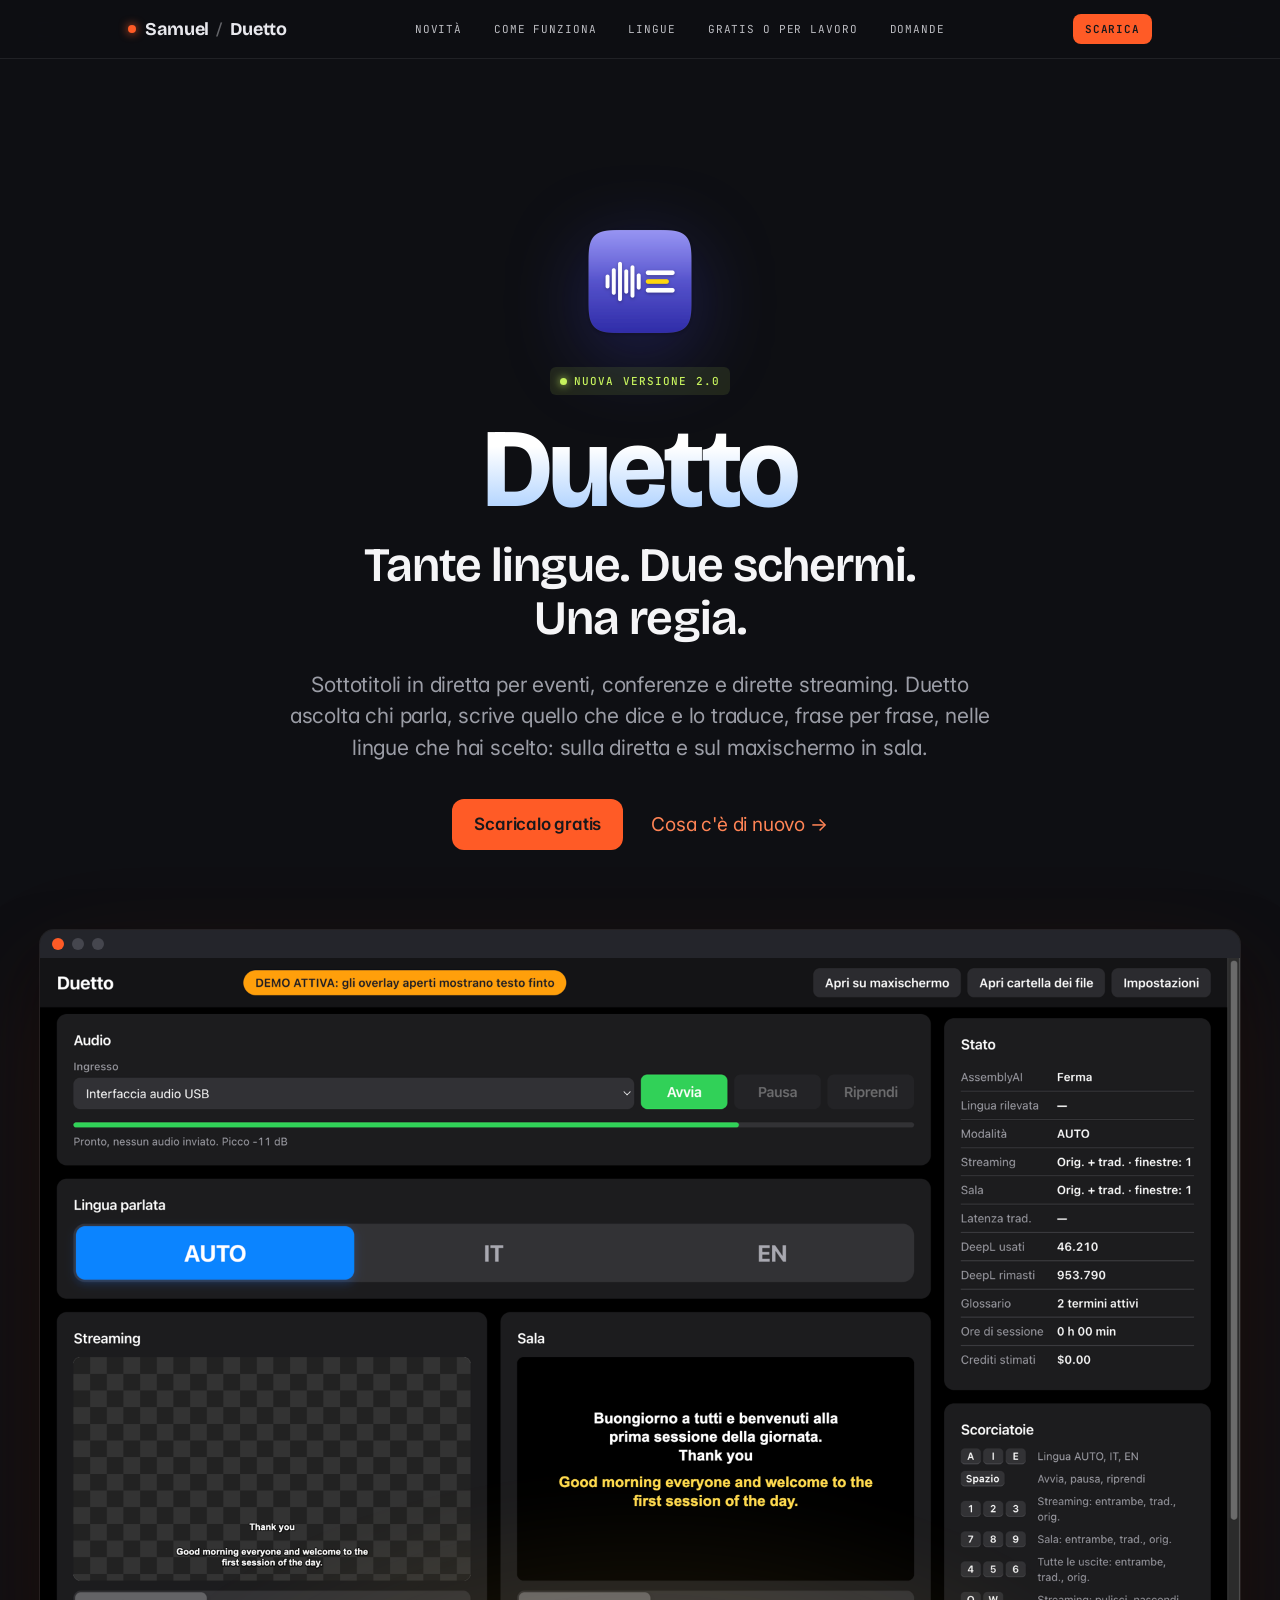
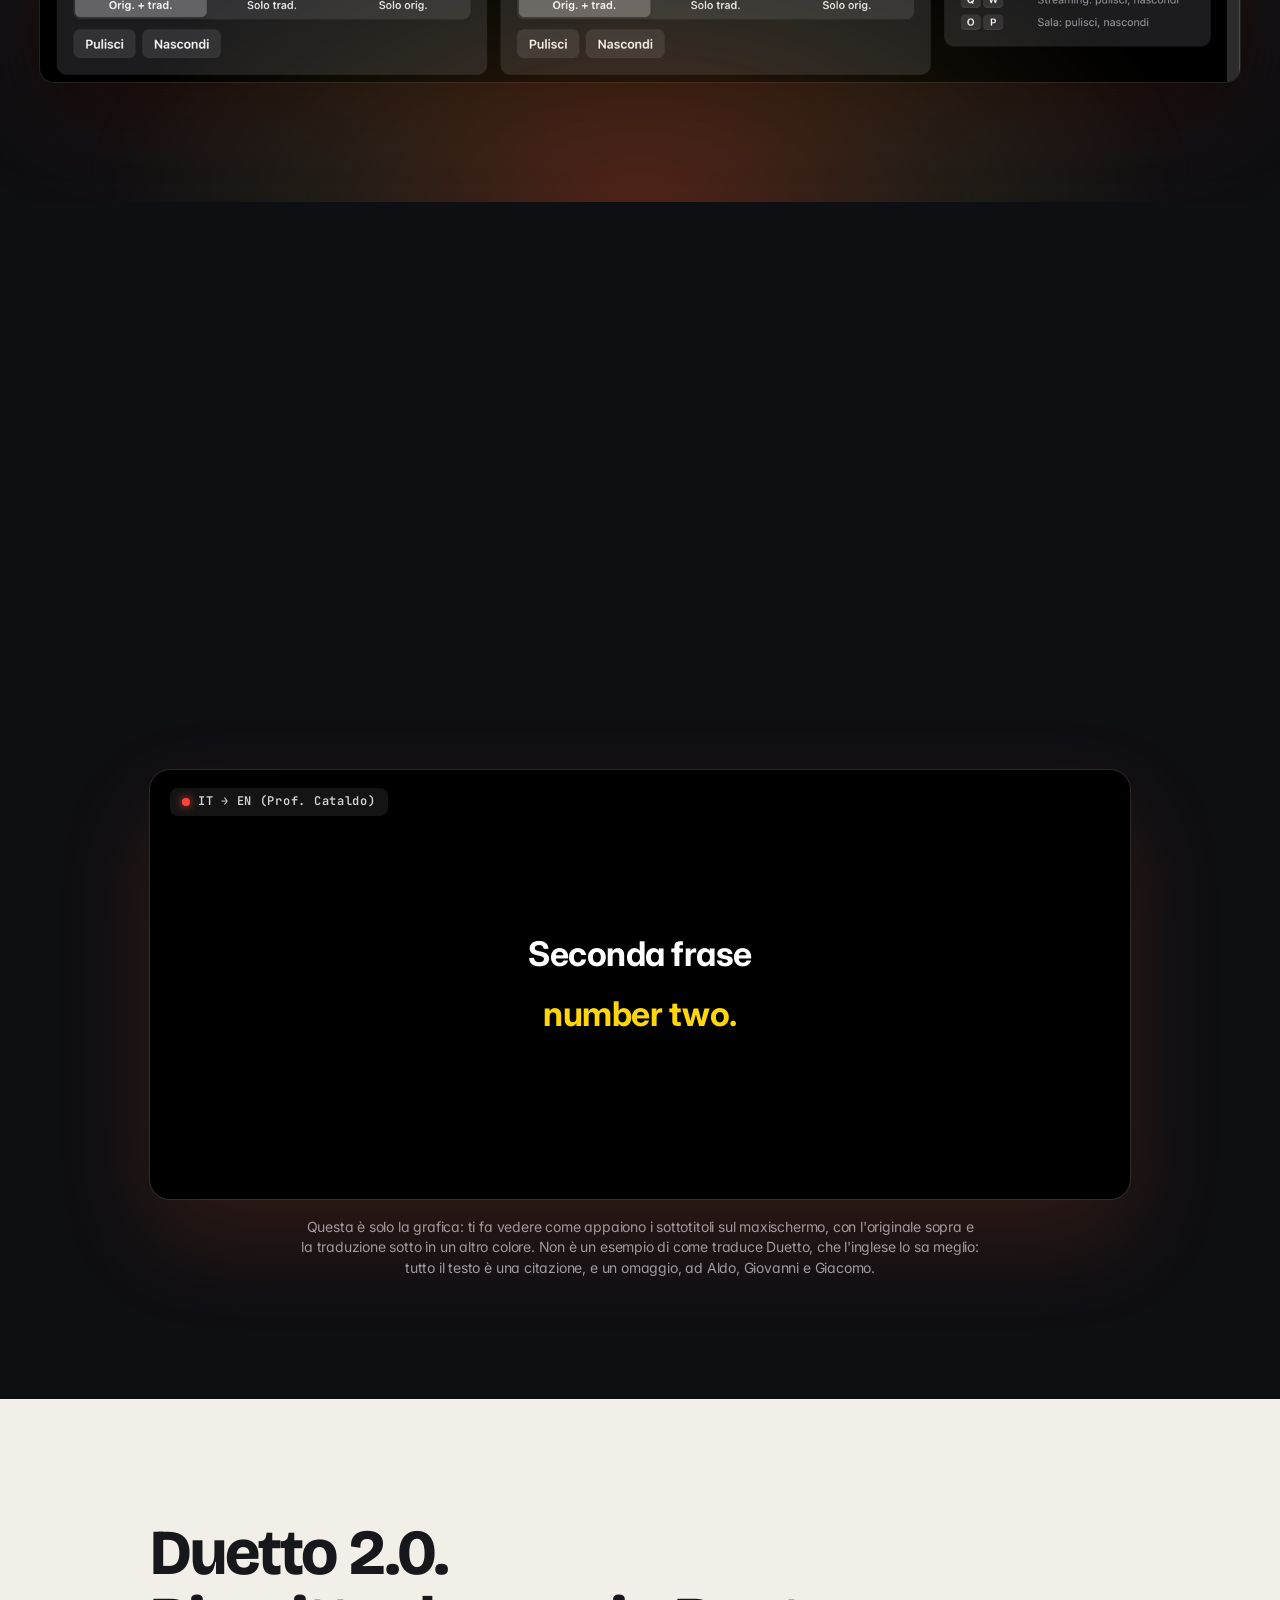
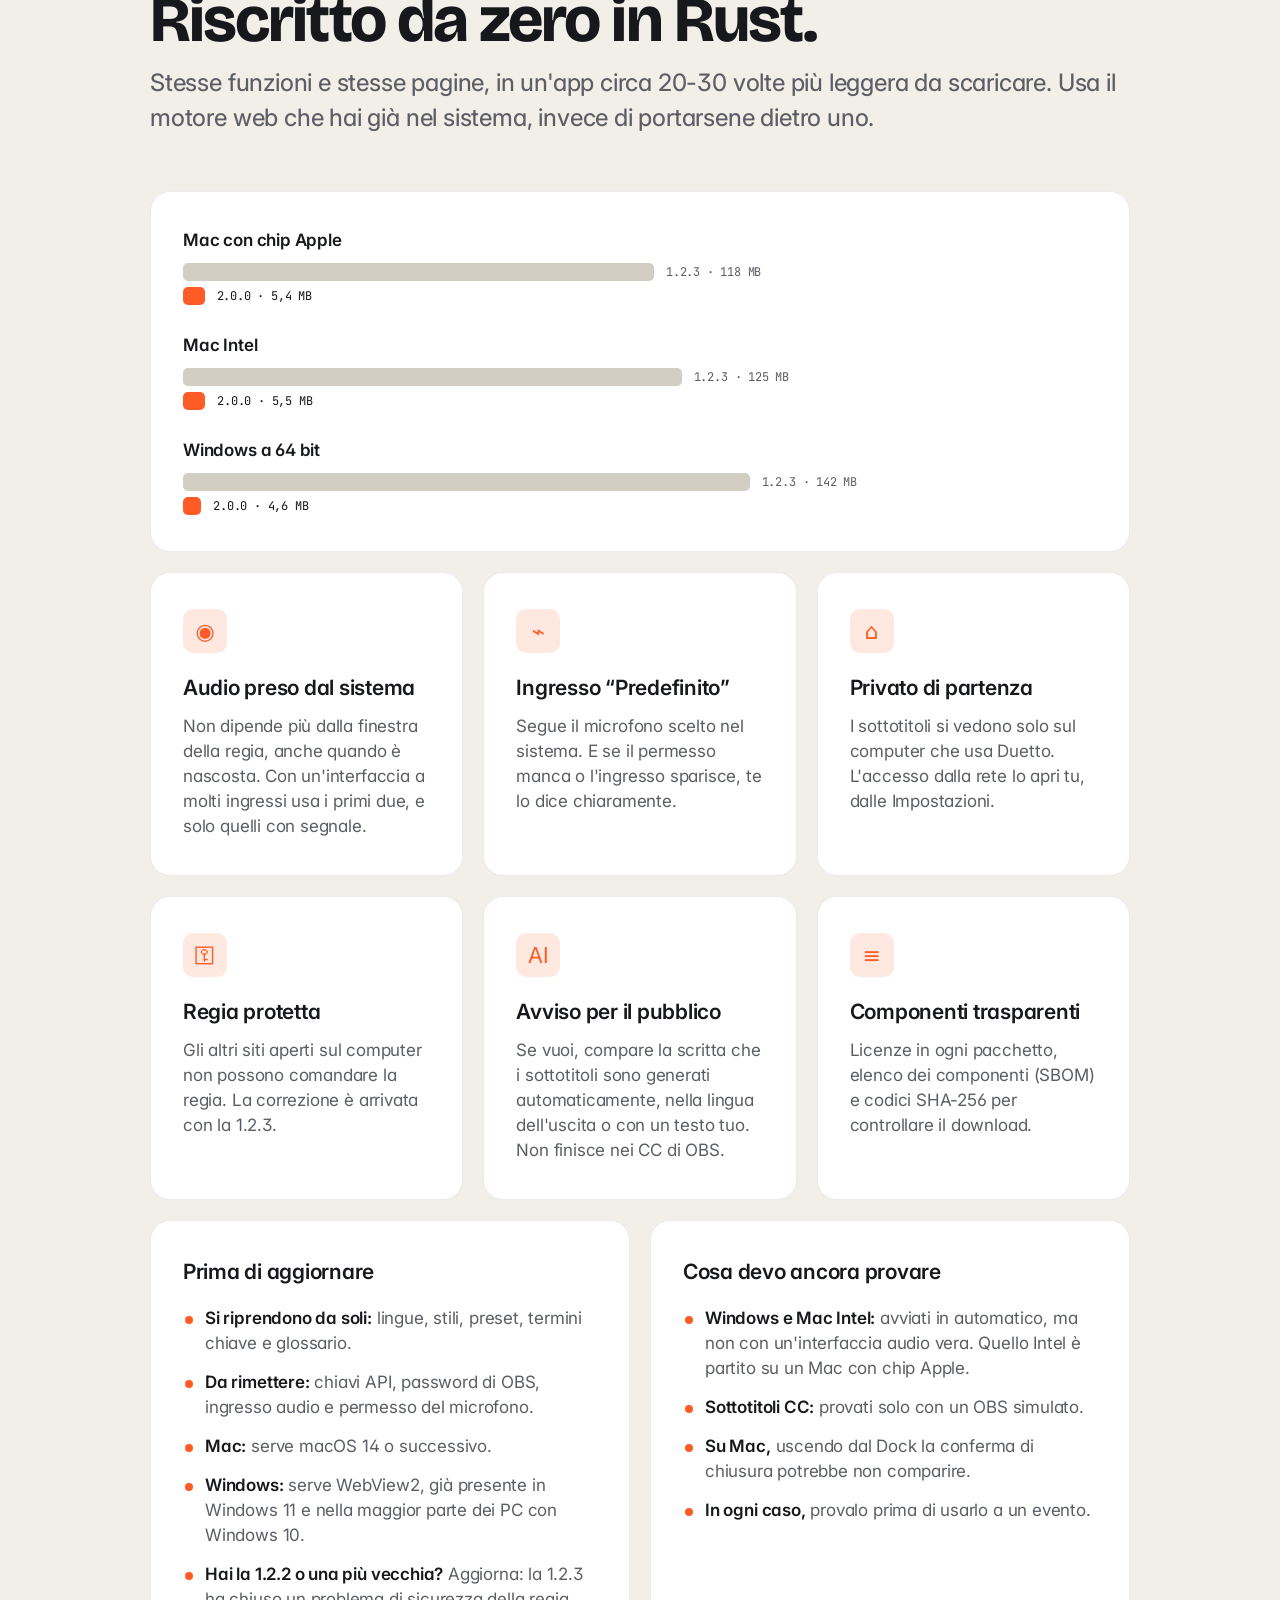
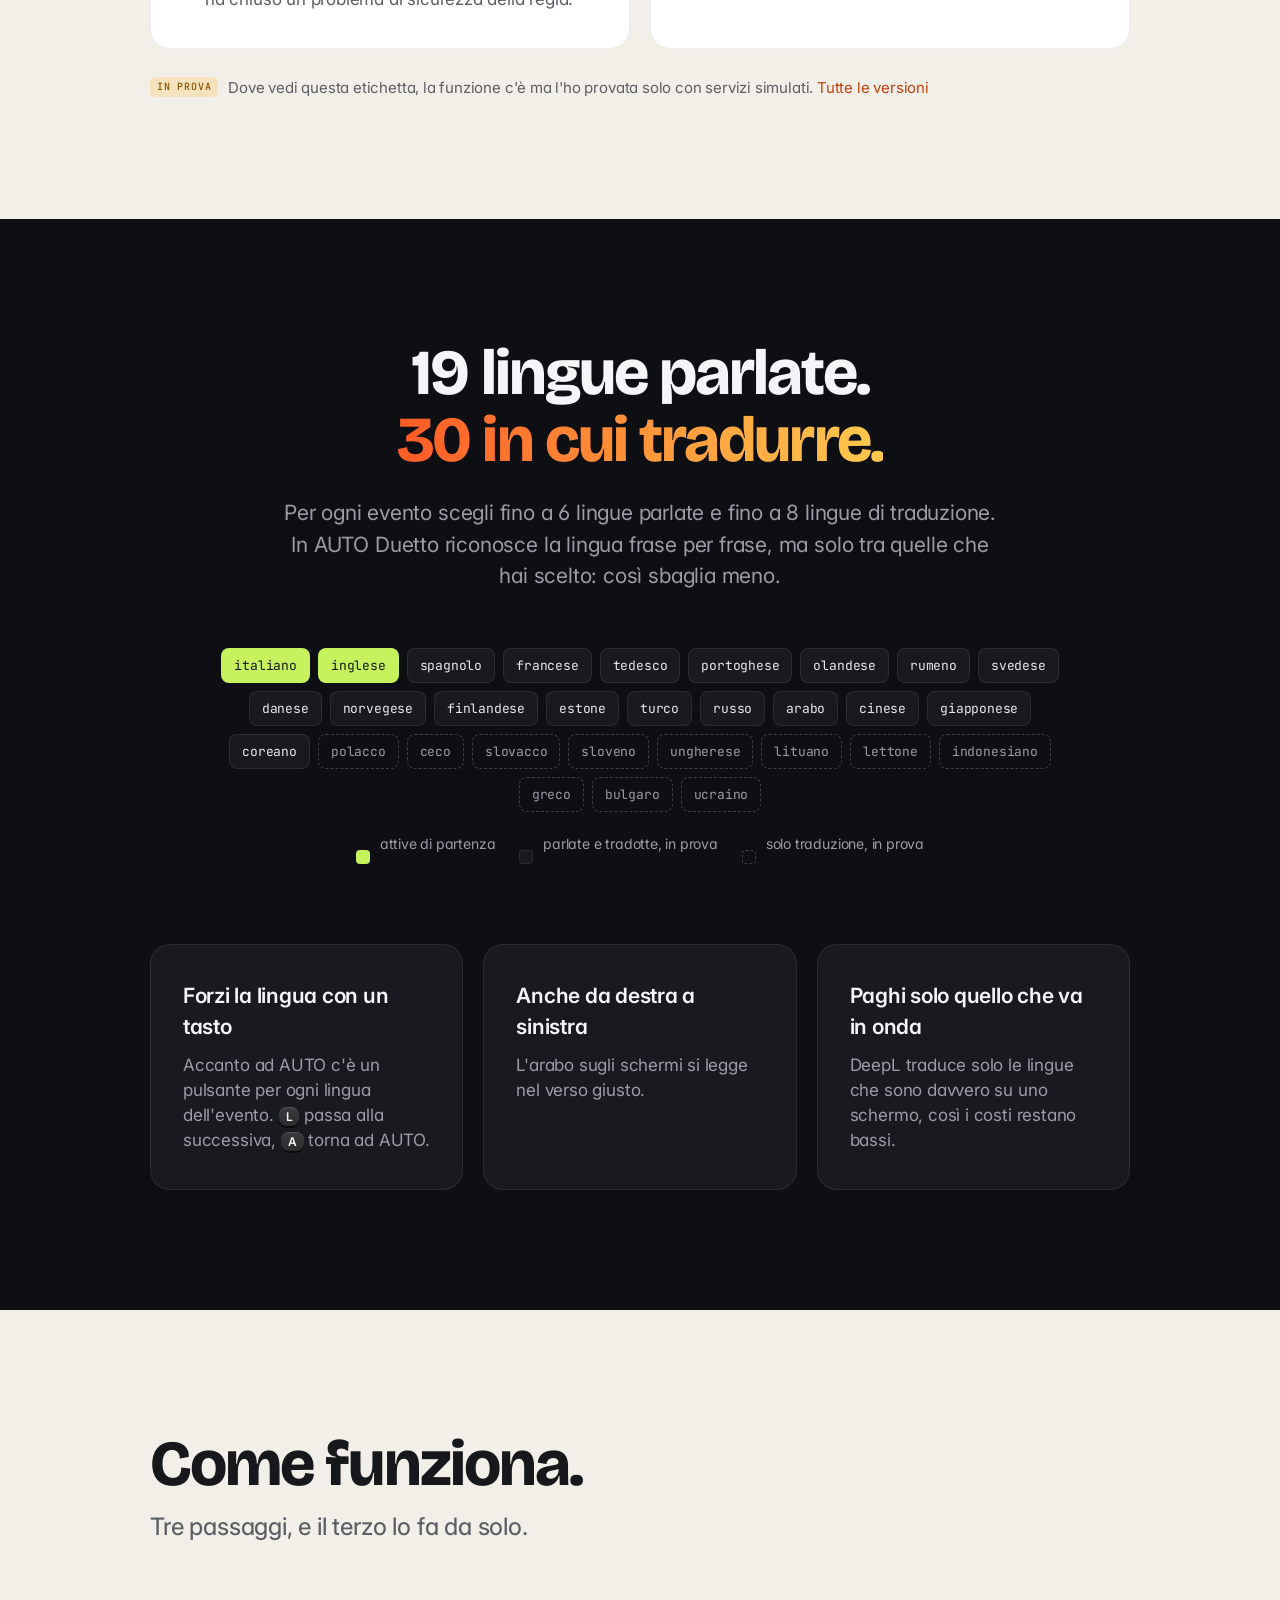
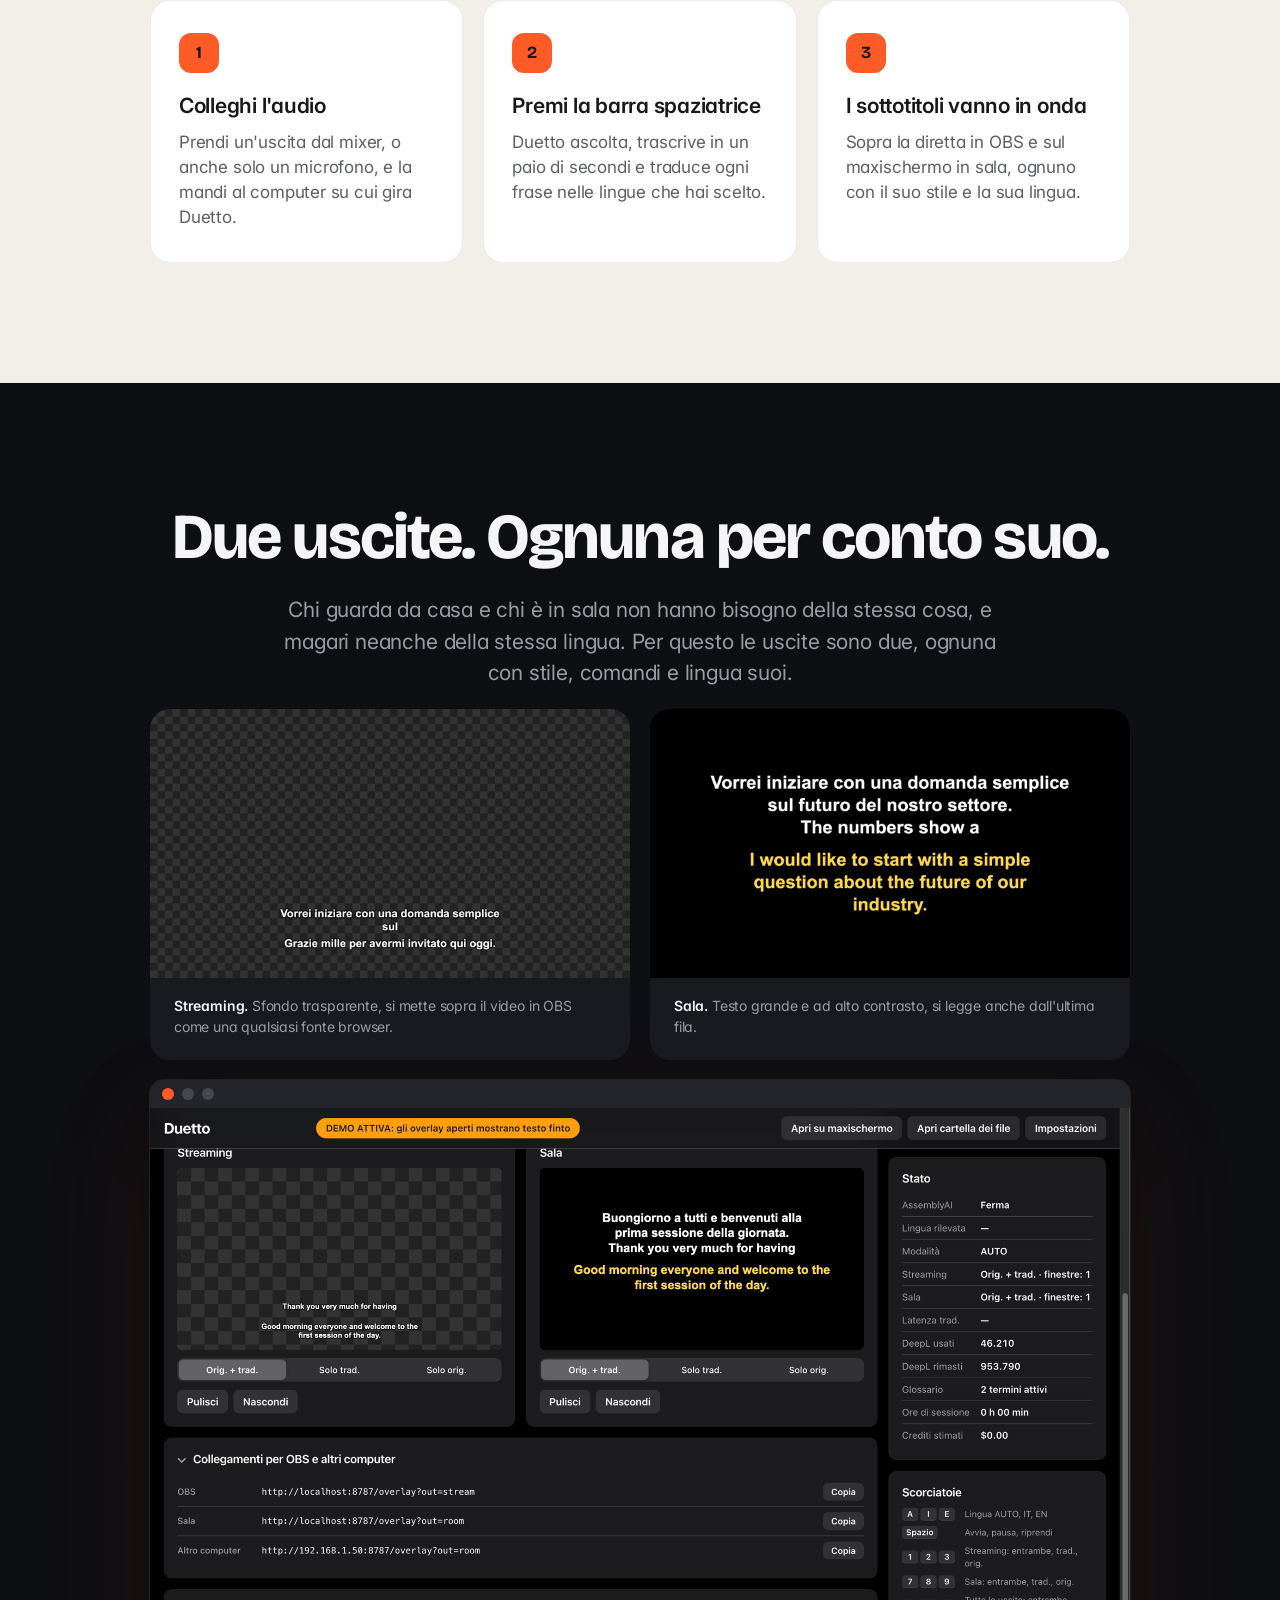
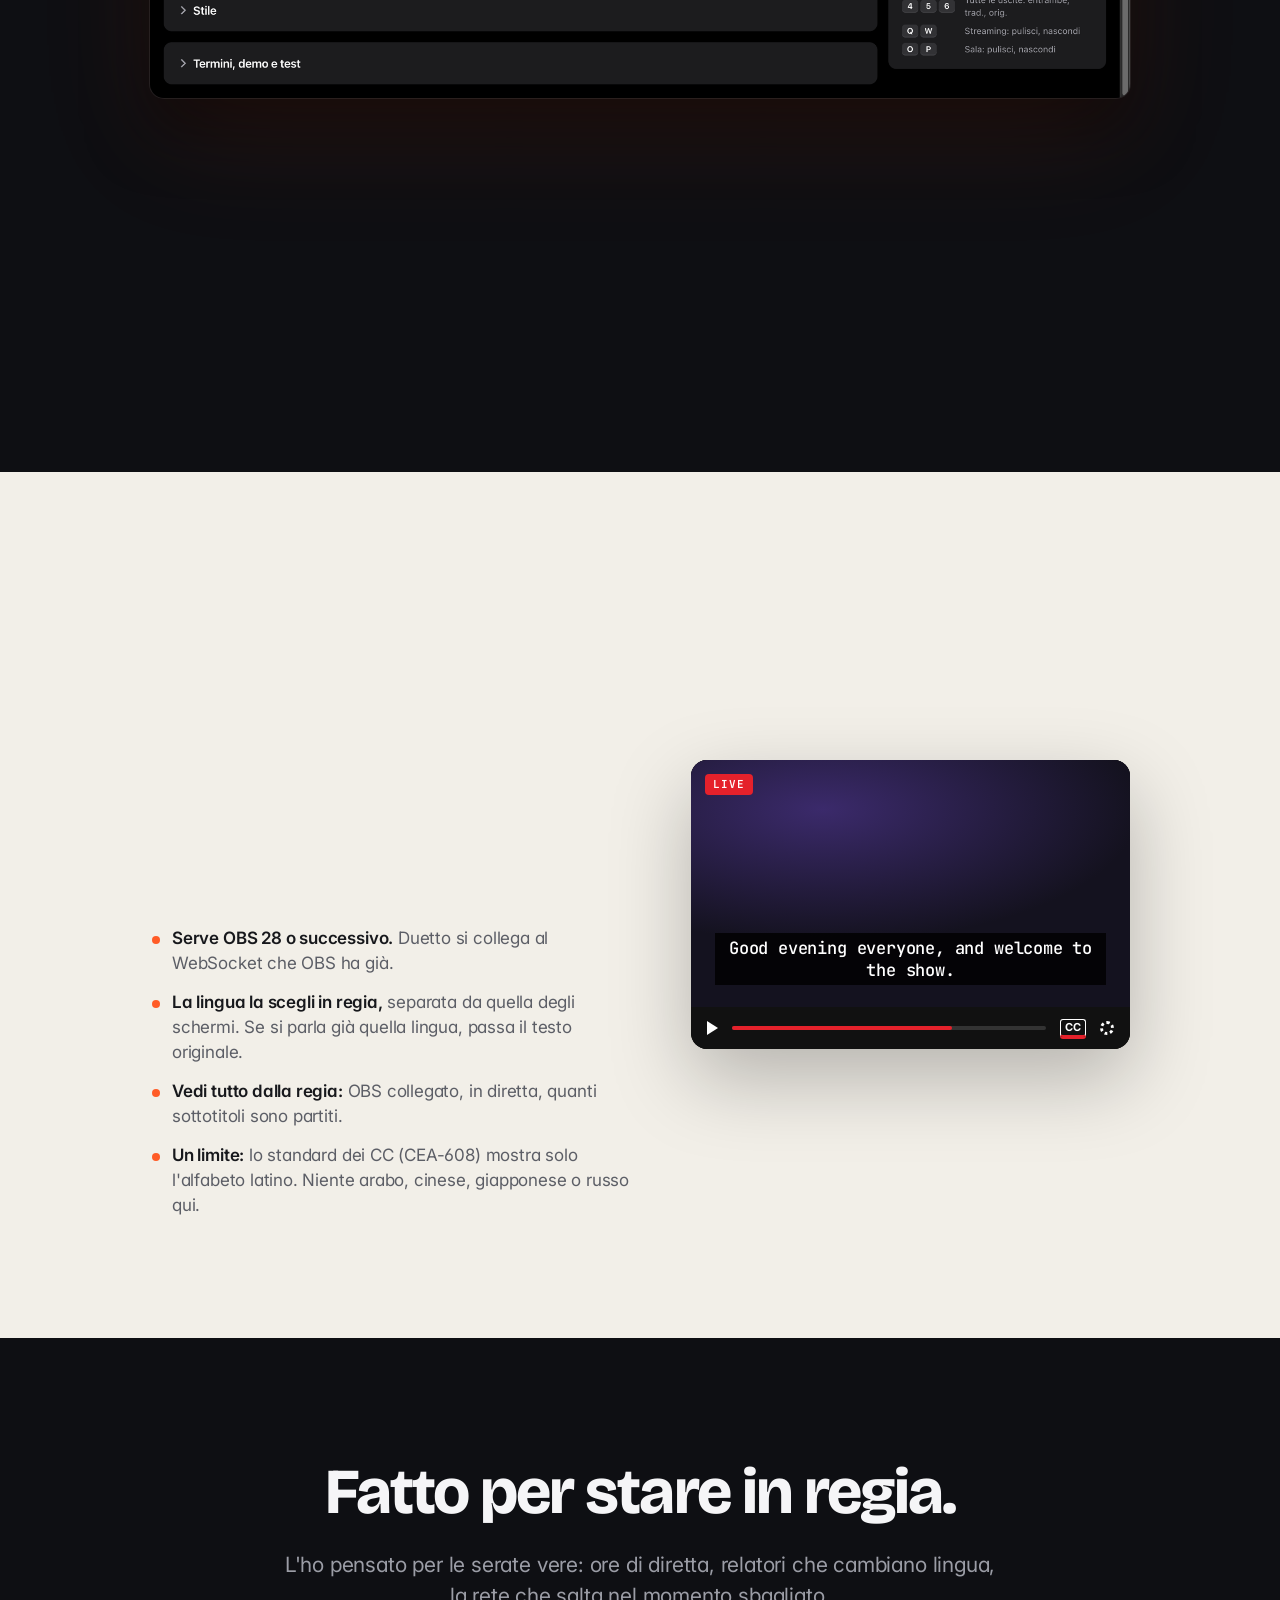
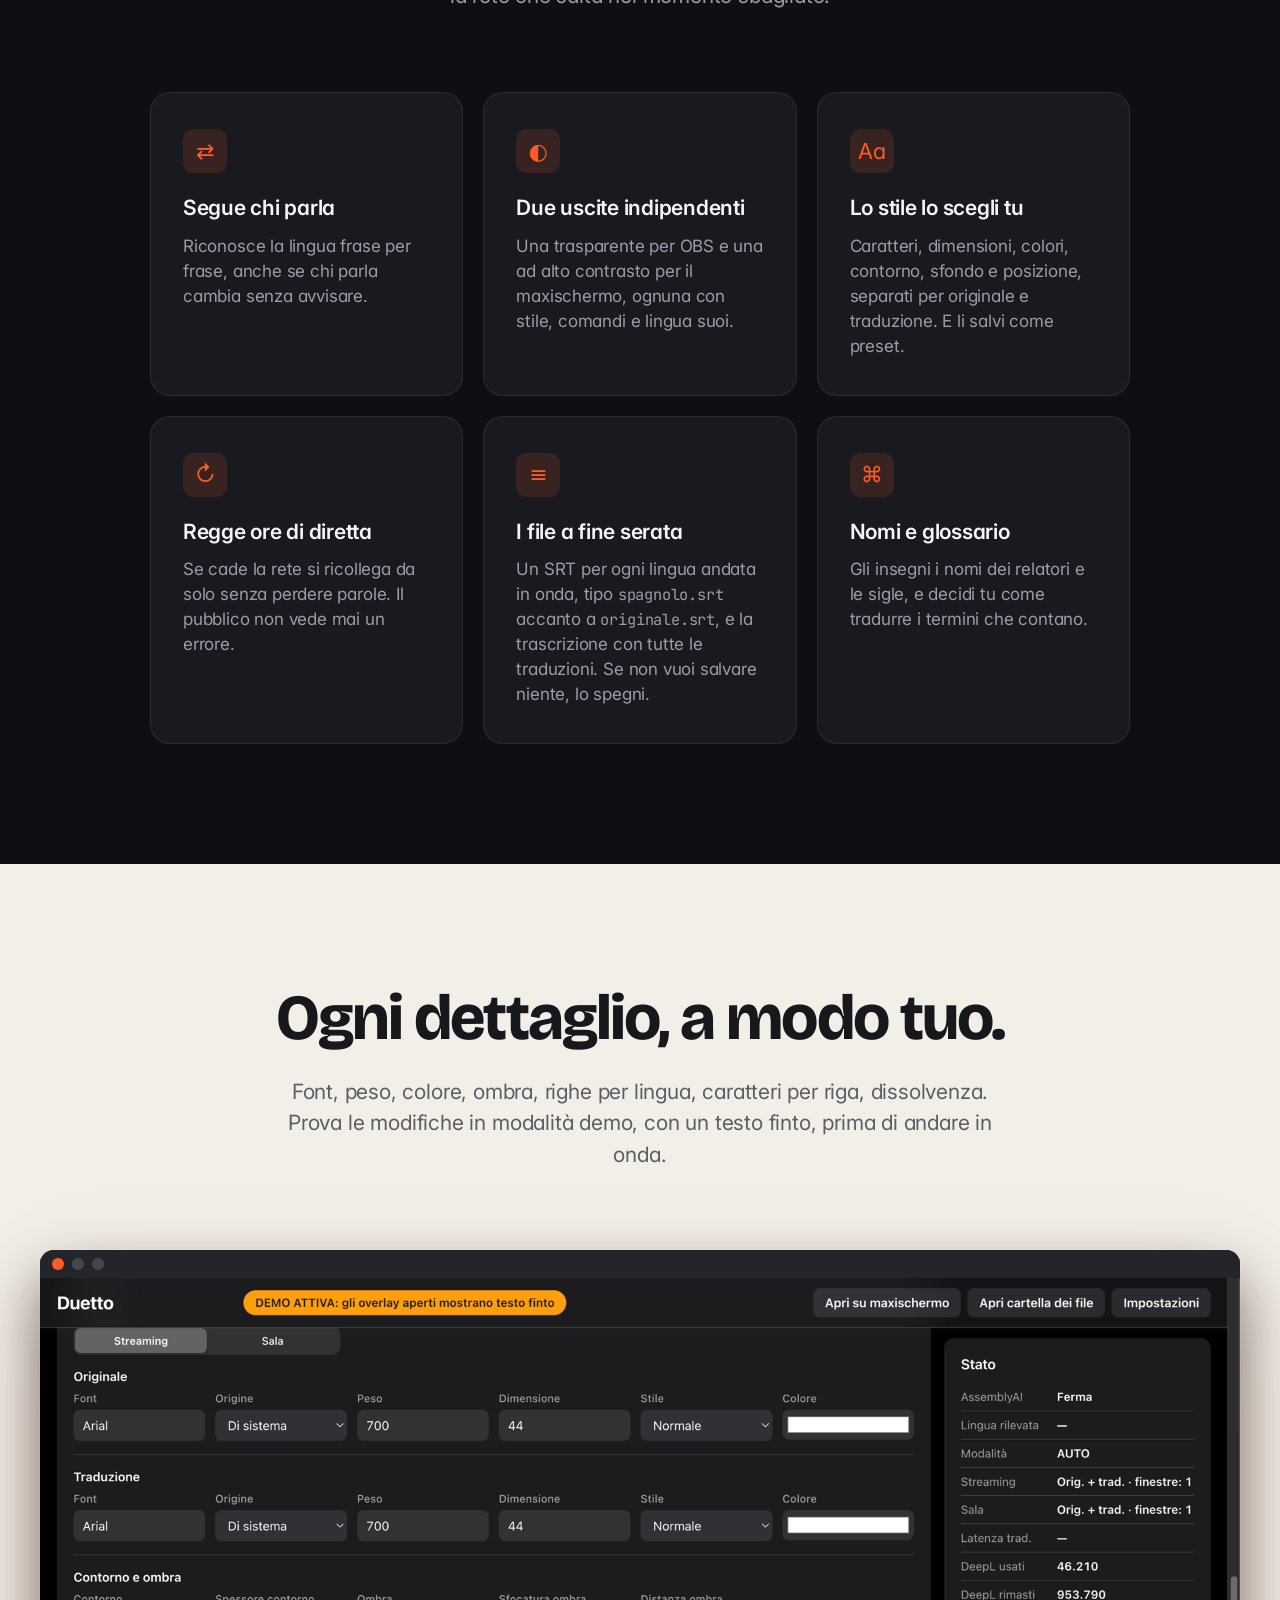
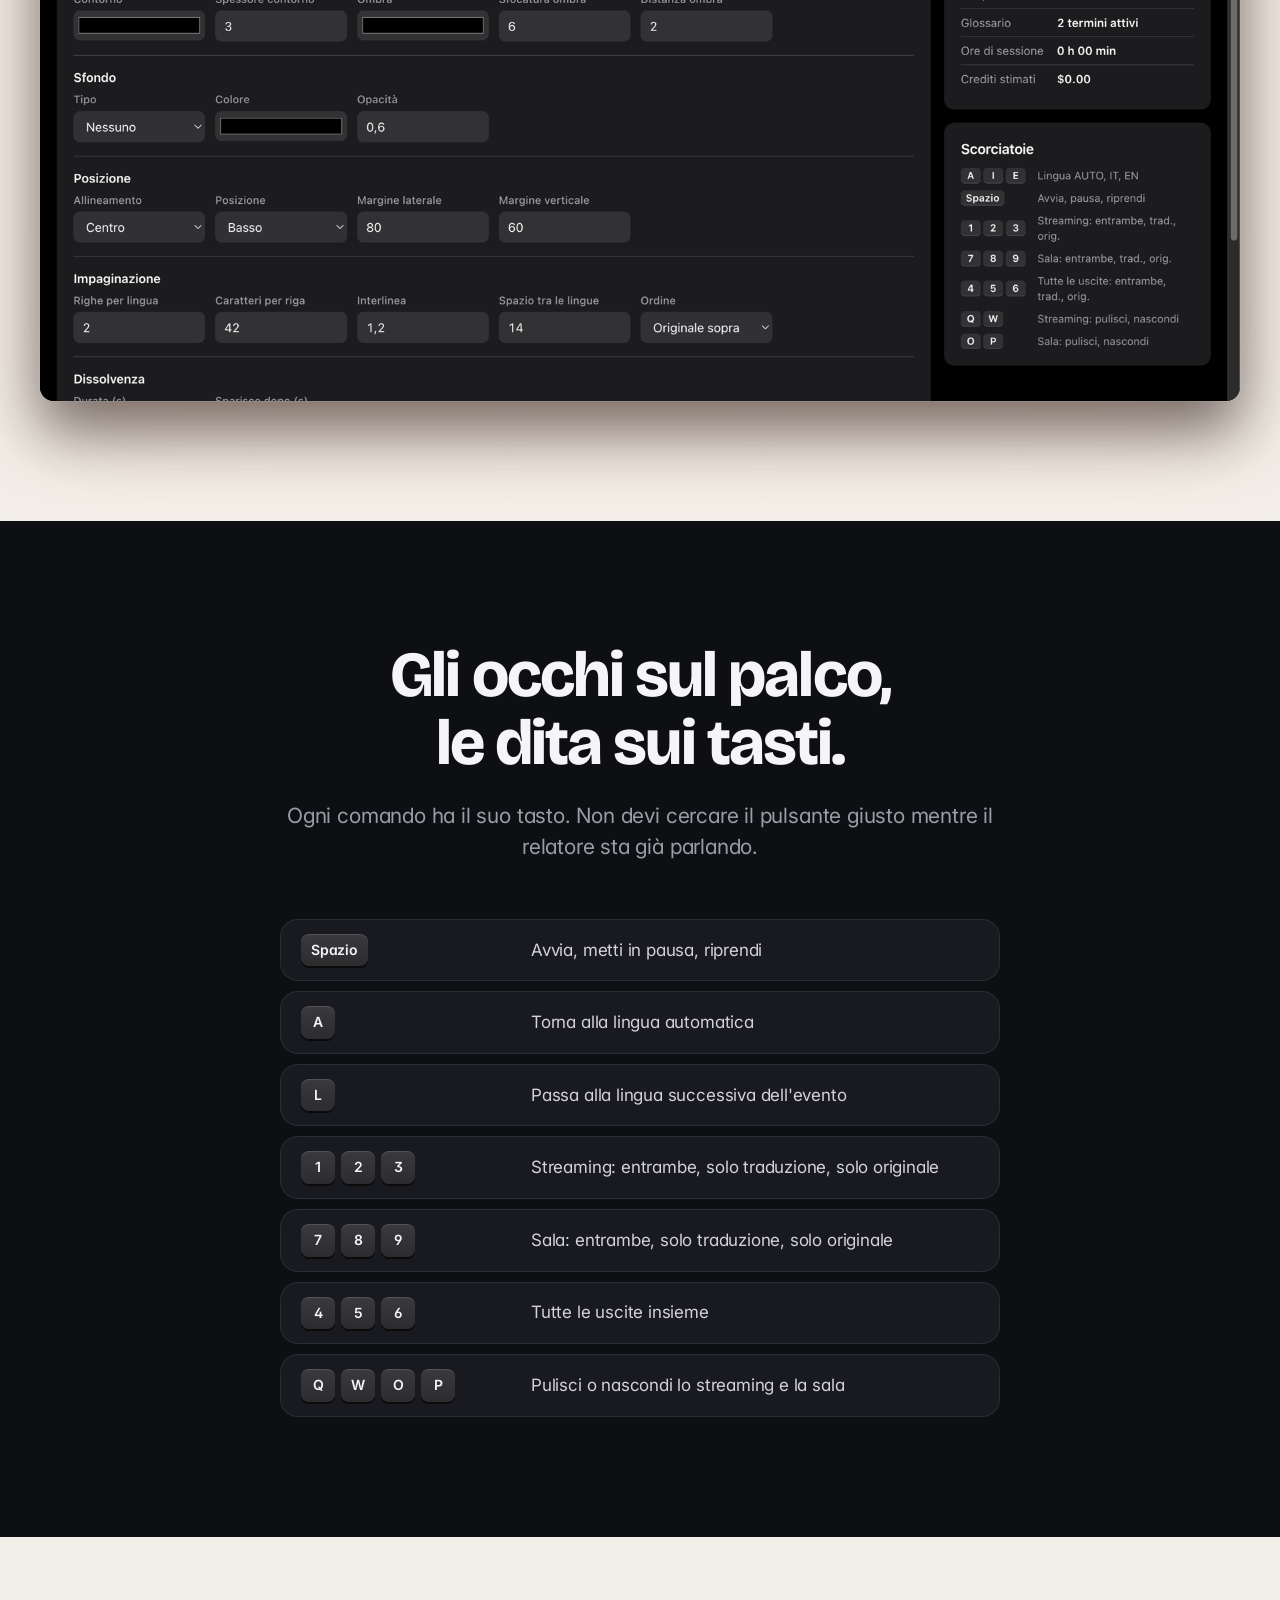
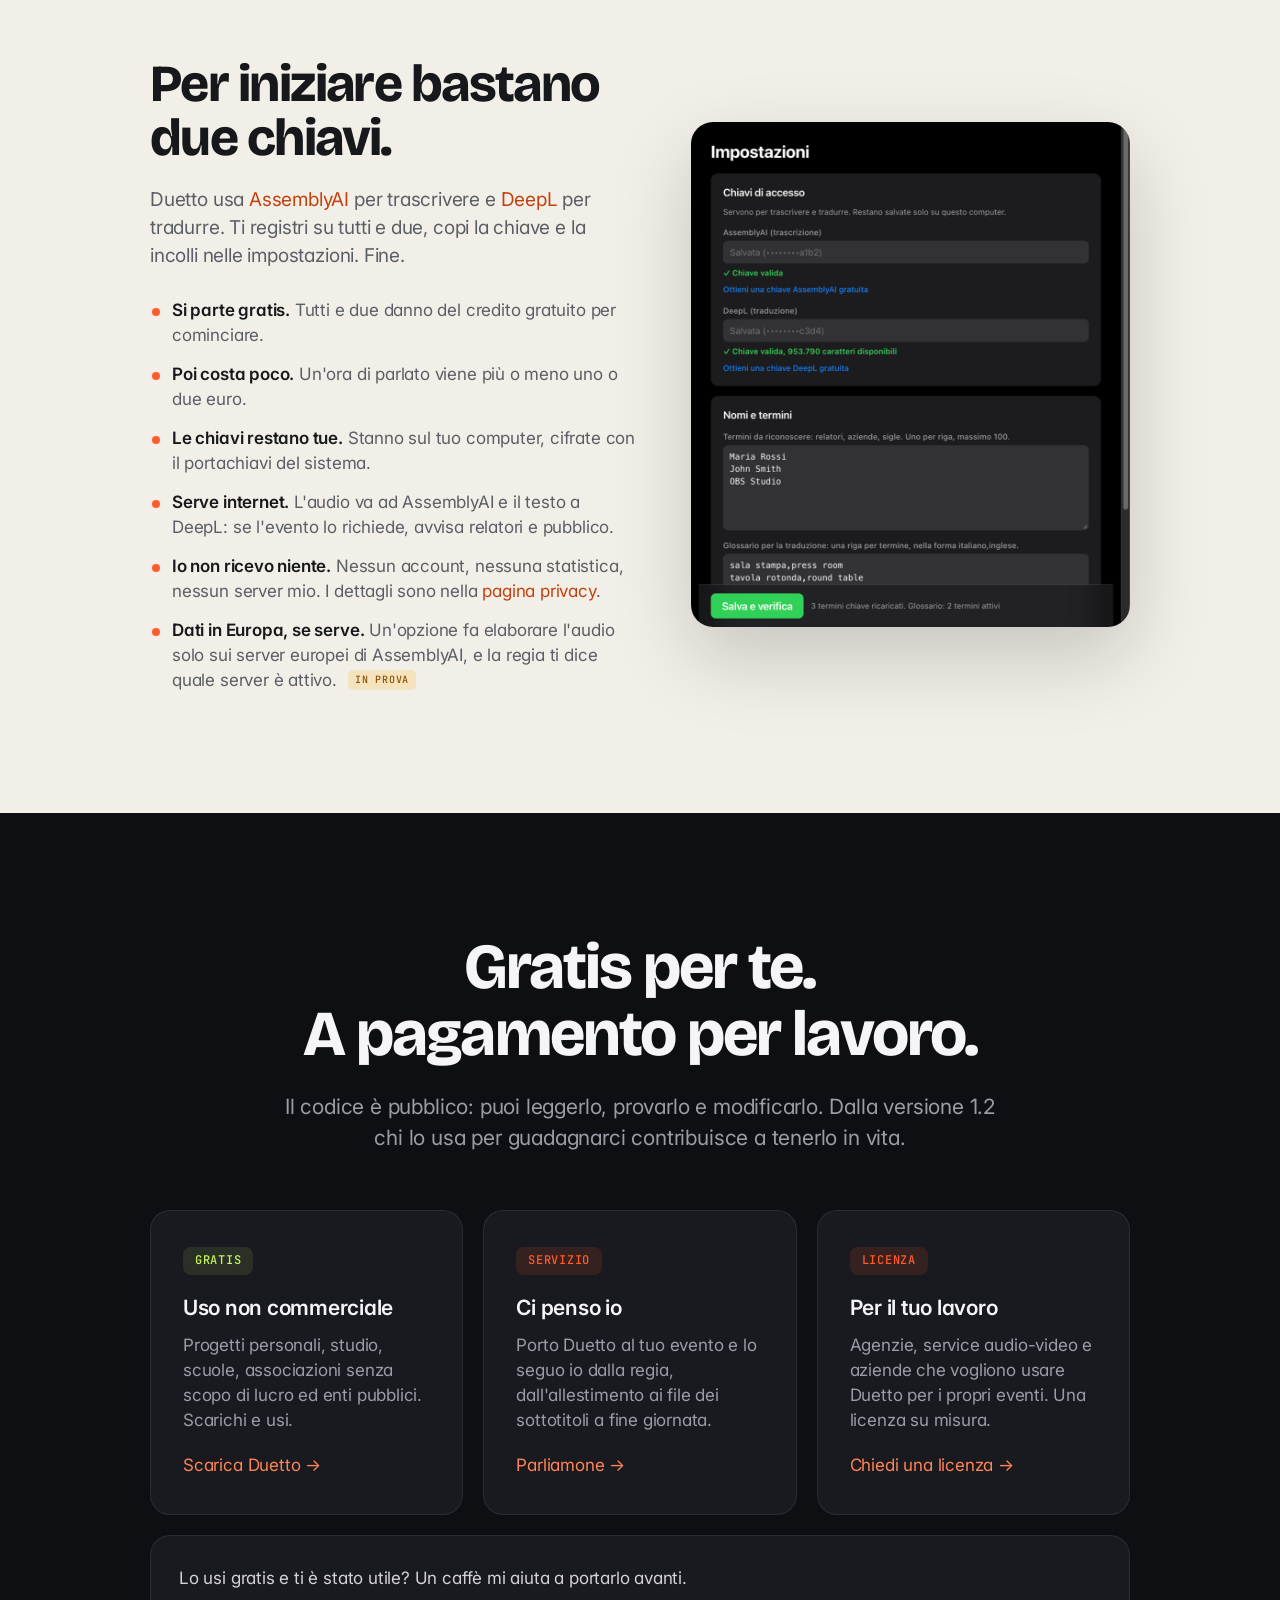
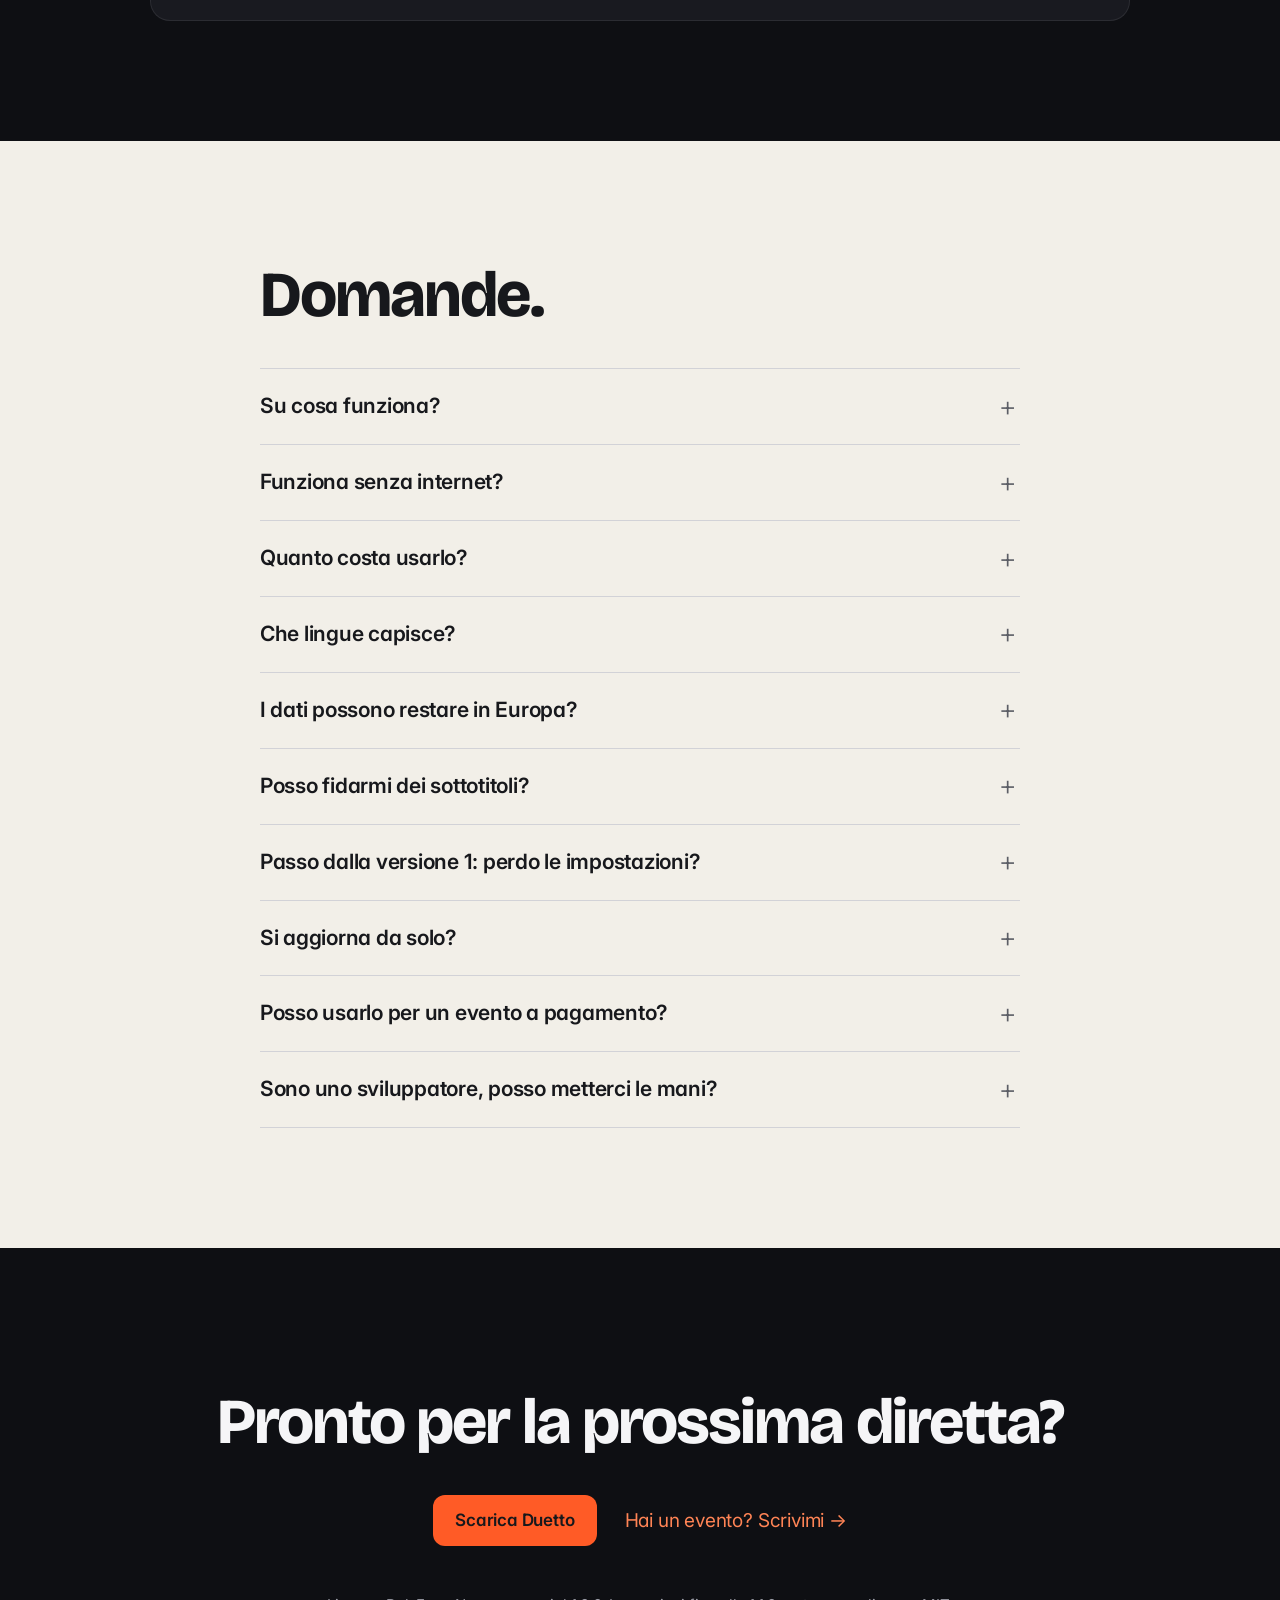
<file: duetto.html>
<!doctype html>
<html lang="it">
<head>
  <meta charset="utf-8">
  <meta name="viewport" content="width=device-width, initial-scale=1">
  <title>Duetto · Sottotitoli live in più lingue</title>
  <meta name="description" content="Duetto ascolta chi parla, trascrive in tempo reale e traduce in fino a 8 lingue. I sottotitoli vanno sulla diretta, anche come CC, e sul maxischermo in sala.">
  <meta name="theme-color" content="#000000">
  <link rel="icon" href="assets/samuel.png">
  <link rel="preconnect" href="https://fonts.googleapis.com">
  <link rel="preconnect" href="https://fonts.gstatic.com" crossorigin>
  <link rel="stylesheet" href="https://fonts.googleapis.com/css2?family=Bricolage+Grotesque:opsz,wght@12..96,500..800&family=Inter:wght@400..700&family=JetBrains+Mono:wght@500&family=Caveat:wght@600&display=swap">
  <link rel="stylesheet" href="styles.css?v=20261125f">
</head>
<body class="page-duetto">

  <nav class="nav" aria-label="Principale">
    <div class="nav-inner">
      <a class="nav-brand" href="index.html">Samuel <span class="nav-sep">/</span> Duetto</a>
      <ul class="nav-links">
        <li><a href="#novita">Novità</a></li>
        <li><a href="#come">Come funziona</a></li>
        <li><a href="#lingue">Lingue</a></li>
        <li><a href="#licenza">Gratis o per lavoro</a></li>
        <li><a href="#domande">Domande</a></li>
      </ul>
      <a class="nav-cta" href="https://github.com/Samuel782/Duetto/releases/latest" target="_blank" rel="noopener">Scarica</a>
    </div>
  </nav>

  <main id="top">

    <!-- HERO -->
    <header id="duetto" class="hero product section-dark">
      <div class="wrap center">
        <img class="app-icon reveal" src="assets/duetto-icon.png" width="512" height="512" alt="">
        <span class="badge badge-live reveal">Nuova versione 2.0</span>
        <h1 class="product-name reveal">Duetto</h1>
        <p class="product-tag reveal">Tante lingue. Due schermi.<br>Una regia.</p>
        <p class="lede reveal">Sottotitoli in diretta per eventi, conferenze e dirette streaming.
          Duetto ascolta chi parla, scrive quello che dice e lo traduce, frase per frase,
          nelle lingue che hai scelto: sulla diretta e sul maxischermo in sala.</p>
        <div class="cta-row reveal">
          <a class="btn btn-primary" href="https://github.com/Samuel782/Duetto/releases/latest" target="_blank" rel="noopener">Scaricalo gratis</a>
          <a class="link-arrow" href="#novita">Cosa c'è di nuovo</a>
        </div>
      </div>

      <div class="wrap-wide">
        <figure class="device reveal">
          <div class="window-bar" aria-hidden="true"><i></i><i></i><i></i></div>
          <img src="assets/duetto-regia.png" width="1800" height="1085"
               alt="La regia di Duetto: ingresso audio, lingua AUTO, IT o EN, anteprime delle uscite Streaming e Sala e pannello di stato.">
        </figure>
      </div>
      <div class="hero-glow" aria-hidden="true"></div>
    </header>

    <!-- STATEMENT -->
    <section class="section-dark statement">
      <div class="wrap center">
        <p class="statement-text reveal">Niente stenotipisti.<br>Niente cabina per gli interpreti.<br>
          <span class="grad">Un portatile e il segnale del mixer.</span></p>
      </div>
    </section>

    <!-- DEMO -->
    <section class="section-dark demo-section">
      <div class="wrap center">
        <h2 class="section-title reveal">Tu parli. Lui scrive.</h2>
        <p class="section-sub reveal">Capisce da solo che lingua stai parlando, anche se cambi a metà serata.</p>
      </div>
      <div class="wrap">
        <div class="captions-demo reveal" aria-label="Esempio di sottotitoli: una frase nella lingua originale con la traduzione sotto">
          <div class="captions-status"><span class="dot"></span><span class="captions-lang">IT → EN</span></div>
          <p class="captions-orig"></p>
          <p class="captions-tr"></p>
        </div>
        <p class="demo-note reveal">Questa è solo la grafica: ti fa vedere come appaiono i sottotitoli sul maxischermo, con l'originale sopra
          e la traduzione sotto in un altro colore. Non è un esempio di come traduce Duetto, che l'inglese lo sa meglio:
          tutto il testo è una citazione, e un omaggio, ad Aldo, Giovanni e Giacomo.</p>
      </div>
    </section>

    <!-- NOVITÀ -->
    <section id="novita" class="section-light">
      <div class="wrap">
        <h2 class="section-title reveal">Duetto 2.0.<br>Riscritto da zero in Rust.</h2>
        <p class="section-sub reveal">Stesse funzioni e stesse pagine, in un'app circa 20-30 volte più leggera da scaricare.
          Usa il motore web che hai già nel sistema, invece di portarsene dietro uno.</p>
        <div class="sizes reveal">
          <div class="size-row">
            <h3>Mac con chip Apple</h3>
            <div class="size-bar size-old" style="--w:83.1%"><i></i><span>1.2.3 · 118 MB</span></div>
            <div class="size-bar size-new" style="--w:3.8%"><i></i><span>2.0.0 · 5,4 MB</span></div>
          </div>
          <div class="size-row">
            <h3>Mac Intel</h3>
            <div class="size-bar size-old" style="--w:88.0%"><i></i><span>1.2.3 · 125 MB</span></div>
            <div class="size-bar size-new" style="--w:3.9%"><i></i><span>2.0.0 · 5,5 MB</span></div>
          </div>
          <div class="size-row">
            <h3>Windows a 64 bit</h3>
            <div class="size-bar size-old" style="--w:100.0%"><i></i><span>1.2.3 · 142 MB</span></div>
            <div class="size-bar size-new" style="--w:3.2%"><i></i><span>2.0.0 · 4,6 MB</span></div>
          </div>
        </div>
        <div class="grid grid-3 news">
          <article class="tile tile-light reveal">
            <span class="tile-icon" aria-hidden="true">◉</span>
            <h3>Audio preso dal sistema</h3>
            <p>Non dipende più dalla finestra della regia, anche quando è nascosta. Con un'interfaccia a molti ingressi usa i primi due, e solo quelli con segnale.</p>
          </article>
          <article class="tile tile-light reveal">
            <span class="tile-icon" aria-hidden="true">⌁</span>
            <h3>Ingresso “Predefinito”</h3>
            <p>Segue il microfono scelto nel sistema. E se il permesso manca o l'ingresso sparisce, te lo dice chiaramente.</p>
          </article>
          <article class="tile tile-light reveal">
            <span class="tile-icon" aria-hidden="true">⌂</span>
            <h3>Privato di partenza</h3>
            <p>I sottotitoli si vedono solo sul computer che usa Duetto. L'accesso dalla rete lo apri tu, dalle Impostazioni.</p>
          </article>
          <article class="tile tile-light reveal">
            <span class="tile-icon" aria-hidden="true">⚿</span>
            <h3>Regia protetta</h3>
            <p>Gli altri siti aperti sul computer non possono comandare la regia. La correzione è arrivata con la 1.2.3.</p>
          </article>
          <article class="tile tile-light reveal">
            <span class="tile-icon" aria-hidden="true">AI</span>
            <h3>Avviso per il pubblico</h3>
            <p>Se vuoi, compare la scritta che i sottotitoli sono generati automaticamente, nella lingua dell'uscita o con un testo tuo. Non finisce nei CC di OBS.</p>
          </article>
          <article class="tile tile-light reveal">
            <span class="tile-icon" aria-hidden="true">≡</span>
            <h3>Componenti trasparenti</h3>
            <p>Licenze in ogni pacchetto, elenco dei componenti (SBOM) e codici SHA-256 per controllare il download.</p>
          </article>
        </div>
        <div class="grid grid-2 notes">
          <article class="tile tile-light reveal">
            <h3>Prima di aggiornare</h3>
            <ul class="facts">
              <li><strong>Si riprendono da soli:</strong> lingue, stili, preset, termini chiave e glossario.</li>
              <li><strong>Da rimettere:</strong> chiavi API, password di OBS, ingresso audio e permesso del microfono.</li>
              <li><strong>Mac:</strong> serve macOS 14 o successivo.</li>
              <li><strong>Windows:</strong> serve WebView2, già presente in Windows 11 e nella maggior parte dei PC con Windows 10.</li>
              <li><strong>Hai la 1.2.2 o una più vecchia?</strong> Aggiorna: la 1.2.3 ha chiuso un problema di sicurezza della regia.</li>
            </ul>
          </article>
          <article class="tile tile-light reveal">
            <h3>Cosa devo ancora provare</h3>
            <ul class="facts">
              <li><strong>Windows e Mac Intel:</strong> avviati in automatico, ma non con un'interfaccia audio vera. Quello Intel è partito su un Mac con chip Apple.</li>
              <li><strong>Sottotitoli CC:</strong> provati solo con un OBS simulato.</li>
              <li><strong>Su Mac,</strong> uscendo dal Dock la conferma di chiusura potrebbe non comparire.</li>
              <li><strong>In ogni caso,</strong> provalo prima di usarlo a un evento.</li>
            </ul>
          </article>
        </div>
        <p class="trial-note reveal"><span class="tag-trial">In prova</span> Dove vedi questa etichetta, la funzione c'è ma l'ho provata solo
          con servizi simulati. <a class="inline-link" href="https://github.com/Samuel782/Duetto/releases" target="_blank" rel="noopener">Tutte le versioni</a></p>
      </div>
    </section>

    <!-- LINGUE -->
    <section id="lingue" class="section-dark">
      <div class="wrap center">
        <h2 class="section-title reveal">19 lingue parlate.<br><span class="grad">30 in cui tradurre.</span></h2>
        <p class="lede reveal">Per ogni evento scegli fino a 6 lingue parlate e fino a 8 lingue di traduzione.
          In AUTO Duetto riconosce la lingua frase per frase, ma solo tra quelle che hai scelto: così sbaglia meno.</p>
      </div>
      <div class="wrap">
        <div class="lang-cloud reveal"><span class="chip chip-field">italiano</span><span class="chip chip-field">inglese</span><span class="chip">spagnolo</span><span class="chip">francese</span><span class="chip">tedesco</span><span class="chip">portoghese</span><span class="chip">olandese</span><span class="chip">rumeno</span><span class="chip">svedese</span><span class="chip">danese</span><span class="chip">norvegese</span><span class="chip">finlandese</span><span class="chip">estone</span><span class="chip">turco</span><span class="chip">russo</span><span class="chip">arabo</span><span class="chip">cinese</span><span class="chip">giapponese</span><span class="chip">coreano</span><span class="chip chip-tr">polacco</span><span class="chip chip-tr">ceco</span><span class="chip chip-tr">slovacco</span><span class="chip chip-tr">sloveno</span><span class="chip chip-tr">ungherese</span><span class="chip chip-tr">lituano</span><span class="chip chip-tr">lettone</span><span class="chip chip-tr">indonesiano</span><span class="chip chip-tr">greco</span><span class="chip chip-tr">bulgaro</span><span class="chip chip-tr">ucraino</span></div>
        <ul class="lang-legend reveal">
          <li><span class="chip chip-field">a</span> attive di partenza</li>
          <li><span class="chip">a</span> parlate e tradotte, in prova</li>
          <li><span class="chip chip-tr">a</span> solo traduzione, in prova</li>
        </ul>
        <div class="grid grid-3">
          <article class="tile reveal">
            <h3>Forzi la lingua con un tasto</h3>
            <p>Accanto ad AUTO c'è un pulsante per ogni lingua dell'evento. <kbd>L</kbd> passa alla successiva, <kbd>A</kbd> torna ad AUTO.</p>
          </article>
          <article class="tile reveal">
            <h3>Anche da destra a sinistra</h3>
            <p>L'arabo sugli schermi si legge nel verso giusto.</p>
          </article>
          <article class="tile reveal">
            <h3>Paghi solo quello che va in onda</h3>
            <p>DeepL traduce solo le lingue che sono davvero su uno schermo, così i costi restano bassi.</p>
          </article>
        </div>
      </div>
    </section>

    <!-- COME FUNZIONA -->
    <section id="come" class="section-light">
      <div class="wrap">
        <h2 class="section-title reveal">Come funziona.</h2>
        <p class="section-sub reveal">Tre passaggi, e il terzo lo fa da solo.</p>
        <ol class="steps">
          <li class="step reveal">
            <span class="step-n">1</span>
            <h3>Colleghi l'audio</h3>
            <p>Prendi un'uscita dal mixer, o anche solo un microfono, e la mandi al computer su cui gira Duetto.</p>
          </li>
          <li class="step reveal">
            <span class="step-n">2</span>
            <h3>Premi la barra spaziatrice</h3>
            <p>Duetto ascolta, trascrive in un paio di secondi e traduce ogni frase nelle lingue che hai scelto.</p>
          </li>
          <li class="step reveal">
            <span class="step-n">3</span>
            <h3>I sottotitoli vanno in onda</h3>
            <p>Sopra la diretta in OBS e sul maxischermo in sala, ognuno con il suo stile e la sua lingua.</p>
          </li>
        </ol>
      </div>
    </section>

    <!-- DUE USCITE -->
    <section class="section-dark">
      <div class="wrap center">
        <h2 class="section-title reveal">Due uscite. Ognuna per conto suo.</h2>
        <p class="lede reveal">Chi guarda da casa e chi è in sala non hanno bisogno della stessa cosa,
          e magari neanche della stessa lingua. Per questo le uscite sono due, ognuna con stile, comandi e lingua suoi.</p>
      </div>
      <div class="wrap">
        <div class="split">
          <figure class="split-media reveal">
            <img src="assets/duetto-uscita-streaming.png" width="1400" height="787" loading="lazy"
                 alt="Uscita per lo streaming: sottotitoli su sfondo trasparente sopra il video.">
            <figcaption><strong>Streaming.</strong> Sfondo trasparente, si mette sopra il video in OBS come una qualsiasi fonte browser.</figcaption>
          </figure>
          <figure class="split-media reveal">
            <img src="assets/duetto-uscita-sala.png" width="1400" height="787" loading="lazy"
                 alt="Uscita per il maxischermo: testo grande su sfondo nero, con la traduzione in un altro colore.">
            <figcaption><strong>Sala.</strong> Testo grande e ad alto contrasto, si legge anche dall'ultima fila.</figcaption>
          </figure>
        </div>
        <figure class="device device-sm reveal">
          <div class="window-bar" aria-hidden="true"><i></i><i></i><i></i></div>
          <img src="assets/duetto-collegamenti.png" width="1800" height="1085" loading="lazy"
               alt="Le anteprime delle uscite Streaming e Sala e i collegamenti da copiare per OBS, la sala e un altro computer.">
        </figure>
        <div class="rule reveal">
          <h3>La regola furba</h3>
          <p>Se chi parla usa già la lingua di uno schermo, quello schermo passa a un'altra lingua tra quelle scelte.
            Con italiano e inglese funziona come sempre: l'italiano diventa inglese e l'inglese diventa italiano.</p>
        </div>
        <p class="note note-dark reveal">Le uscite sono semplici indirizzi web: li copi con un clic e li apri in OBS.
          Per usarli da un altro computer della stessa rete, prima lo permetti nelle Impostazioni.</p>
      </div>
    </section>

    <!-- CC -->
    <section id="cc" class="section-light">
      <div class="wrap">
        <div class="setup cc-block">
          <div class="setup-text">
            <span class="tag-trial reveal">In prova</span>
            <h2 class="section-title reveal">Sottotitoli veri, con il tasto CC.</h2>
            <p class="reveal">Oltre alla grafica sopra il video, Duetto può mandare i sottotitoli direttamente a OBS Studio,
              che li inserisce nello streaming come sottotitoli nativi. Su YouTube e Twitch chi guarda
              li accende e li spegne con il tasto CC, come in un video qualsiasi.</p>
            <ul class="facts reveal">
              <li><strong>Serve OBS 28 o successivo.</strong> Duetto si collega al WebSocket che OBS ha già.</li>
              <li><strong>La lingua la scegli in regia,</strong> separata da quella degli schermi. Se si parla già quella lingua, passa il testo originale.</li>
              <li><strong>Vedi tutto dalla regia:</strong> OBS collegato, in diretta, quanti sottotitoli sono partiti.</li>
              <li><strong>Un limite:</strong> lo standard dei CC (CEA-608) mostra solo l'alfabeto latino. Niente arabo, cinese, giapponese o russo qui.</li>
            </ul>
          </div>
          <div class="player reveal" aria-hidden="true">
            <div class="player-video">
              <span class="player-live">LIVE</span>
              <p class="player-cc">Good evening everyone, and welcome to the show.</p>
            </div>
            <div class="player-bar">
              <span class="pb-play"></span><span class="pb-track"><i></i></span>
              <span class="pb-cc">CC</span><span class="pb-gear"></span>
            </div>
          </div>
        </div>
      </div>
    </section>

    <!-- FUNZIONI -->
    <section id="funzioni" class="section-dark">
      <div class="wrap center">
        <h2 class="section-title reveal">Fatto per stare in regia.</h2>
        <p class="lede reveal">L'ho pensato per le serate vere: ore di diretta, relatori che cambiano lingua,
          la rete che salta nel momento sbagliato.</p>
      </div>
      <div class="wrap">
        <div class="grid grid-3">
          <article class="tile reveal">
            <span class="tile-icon" aria-hidden="true">⇄</span>
            <h3>Segue chi parla</h3>
            <p>Riconosce la lingua frase per frase, anche se chi parla cambia senza avvisare.</p>
          </article>
          <article class="tile reveal">
            <span class="tile-icon" aria-hidden="true">◐</span>
            <h3>Due uscite indipendenti</h3>
            <p>Una trasparente per OBS e una ad alto contrasto per il maxischermo, ognuna con stile, comandi e lingua suoi.</p>
          </article>
          <article class="tile reveal">
            <span class="tile-icon" aria-hidden="true">Aa</span>
            <h3>Lo stile lo scegli tu</h3>
            <p>Caratteri, dimensioni, colori, contorno, sfondo e posizione, separati per originale e traduzione. E li salvi come preset.</p>
          </article>
          <article class="tile reveal">
            <span class="tile-icon" aria-hidden="true">↻</span>
            <h3>Regge ore di diretta</h3>
            <p>Se cade la rete si ricollega da solo senza perdere parole. Il pubblico non vede mai un errore.</p>
          </article>
          <article class="tile reveal">
            <span class="tile-icon" aria-hidden="true">≡</span>
            <h3>I file a fine serata</h3>
            <p>Un SRT per ogni lingua andata in onda, tipo <code>spagnolo.srt</code> accanto a <code>originale.srt</code>, e la trascrizione con tutte le traduzioni. Se non vuoi salvare niente, lo spegni.</p>
          </article>
          <article class="tile reveal">
            <span class="tile-icon" aria-hidden="true">⌘</span>
            <h3>Nomi e glossario</h3>
            <p>Gli insegni i nomi dei relatori e le sigle, e decidi tu come tradurre i termini che contano.</p>
          </article>
        </div>
      </div>
    </section>

    <!-- STILE -->
    <section class="section-light">
      <div class="wrap center">
        <h2 class="section-title reveal">Ogni dettaglio, a modo tuo.</h2>
        <p class="lede reveal">Font, peso, colore, ombra, righe per lingua, caratteri per riga, dissolvenza.
          Prova le modifiche in modalità demo, con un testo finto, prima di andare in onda.</p>
      </div>
      <div class="wrap-wide">
        <figure class="device device-light reveal">
          <div class="window-bar" aria-hidden="true"><i></i><i></i><i></i></div>
          <img src="assets/duetto-stile.png" width="1800" height="1085" loading="lazy"
               alt="Il pannello Stile di Duetto: font, dimensioni e colori per originale e traduzione, contorno, sfondo, posizione e impaginazione.">
        </figure>
      </div>
    </section>

    <!-- TASTIERA -->
    <section class="section-dark">
      <div class="wrap center">
        <h2 class="section-title reveal">Gli occhi sul palco,<br>le dita sui tasti.</h2>
        <p class="lede reveal">Ogni comando ha il suo tasto. Non devi cercare il pulsante giusto mentre il relatore sta già parlando.</p>
      </div>
      <div class="wrap">
        <div class="keys reveal">
          <div class="key-row"><span class="caps"><kbd>Spazio</kbd></span><span>Avvia, metti in pausa, riprendi</span></div>
          <div class="key-row"><span class="caps"><kbd>A</kbd></span><span>Torna alla lingua automatica</span></div>
          <div class="key-row"><span class="caps"><kbd>L</kbd></span><span>Passa alla lingua successiva dell'evento</span></div>
          <div class="key-row"><span class="caps"><kbd>1</kbd><kbd>2</kbd><kbd>3</kbd></span><span>Streaming: entrambe, solo traduzione, solo originale</span></div>
          <div class="key-row"><span class="caps"><kbd>7</kbd><kbd>8</kbd><kbd>9</kbd></span><span>Sala: entrambe, solo traduzione, solo originale</span></div>
          <div class="key-row"><span class="caps"><kbd>4</kbd><kbd>5</kbd><kbd>6</kbd></span><span>Tutte le uscite insieme</span></div>
          <div class="key-row"><span class="caps"><kbd>Q</kbd><kbd>W</kbd> <kbd>O</kbd><kbd>P</kbd></span><span>Pulisci o nascondi lo streaming e la sala</span></div>
        </div>
      </div>
    </section>

    <!-- PER INIZIARE -->
    <section class="section-light">
      <div class="wrap">
        <div class="setup">
          <div class="setup-text">
            <h2 class="section-title reveal">Per iniziare bastano due chiavi.</h2>
            <p class="reveal">Duetto usa <a class="inline-link" href="https://www.assemblyai.com" target="_blank" rel="noopener">AssemblyAI</a> per
              trascrivere e <a class="inline-link" href="https://www.deepl.com/pro-api" target="_blank" rel="noopener">DeepL</a> per tradurre.
              Ti registri su tutti e due, copi la chiave e la incolli nelle impostazioni. Fine.</p>
            <ul class="facts reveal">
              <li><strong>Si parte gratis.</strong> Tutti e due danno del credito gratuito per cominciare.</li>
              <li><strong>Poi costa poco.</strong> Un'ora di parlato viene più o meno uno o due euro.</li>
              <li><strong>Le chiavi restano tue.</strong> Stanno sul tuo computer, cifrate con il portachiavi del sistema.</li>
              <li><strong>Serve internet.</strong> L'audio va ad AssemblyAI e il testo a DeepL: se l'evento lo richiede, avvisa relatori e pubblico.</li>
              <li><strong>Io non ricevo niente.</strong> Nessun account, nessuna statistica, nessun server mio. I dettagli sono nella <a class="inline-link" href="https://github.com/Samuel782/Duetto/blob/main/PRIVACY.it.md" target="_blank" rel="noopener">pagina privacy</a>.</li>
              <li><strong>Dati in Europa, se serve.</strong> Un'opzione fa elaborare l'audio solo sui server europei di AssemblyAI, e la regia ti dice quale server è attivo. <span class="tag-trial">In prova</span></li>
            </ul>
          </div>
          <figure class="setup-shot reveal">
            <img src="assets/duetto-impostazioni.png" width="1100" height="1265" loading="lazy"
                 alt="Le impostazioni di Duetto: chiavi AssemblyAI e DeepL verificate, nomi da riconoscere e glossario per la traduzione.">
          </figure>
        </div>
      </div>
    </section>

    <!-- LICENZA -->
    <section id="licenza" class="section-dark">
      <div class="wrap center">
        <h2 class="section-title reveal">Gratis per te.<br>A pagamento per lavoro.</h2>
        <p class="lede reveal">Il codice è pubblico: puoi leggerlo, provarlo e modificarlo.
          Dalla versione 1.2 chi lo usa per guadagnarci contribuisce a tenerlo in vita.</p>
      </div>
      <div class="wrap">
        <div class="grid grid-3 plans">
          <article class="tile plan reveal">
            <span class="plan-tag plan-free">Gratis</span>
            <h3>Uso non commerciale</h3>
            <p>Progetti personali, studio, scuole, associazioni senza scopo di lucro ed enti pubblici. Scarichi e usi.</p>
            <a class="link-arrow" href="https://github.com/Samuel782/Duetto/releases/latest" target="_blank" rel="noopener">Scarica Duetto</a>
          </article>
          <article class="tile plan reveal">
            <span class="plan-tag">Servizio</span>
            <h3>Ci penso io</h3>
            <p>Porto Duetto al tuo evento e lo seguo io dalla regia, dall'allestimento ai file dei sottotitoli a fine giornata.</p>
            <a class="link-arrow" href="index.html?argomento=evento#contatti">Parliamone</a>
          </article>
          <article class="tile plan reveal">
            <span class="plan-tag">Licenza</span>
            <h3>Per il tuo lavoro</h3>
            <p>Agenzie, service audio-video e aziende che vogliono usare Duetto per i propri eventi. Una licenza su misura.</p>
            <a class="link-arrow" href="index.html?argomento=duetto#contatti">Chiedi una licenza</a>
          </article>
        </div>
        <div class="kofi-inline reveal">
          <p>Lo usi gratis e ti è stato utile? Un caffè mi aiuta a portarlo avanti.</p>
          <div class="kofi-slot">
            <script type='text/javascript' src='https://storage.ko-fi.com/cdn/widget/Widget_2.js'></script><script type='text/javascript'>kofiwidget2.init('Support me on Ko-fi', '#72a4f2', 'E1X62AXF4L');kofiwidget2.draw();</script>
          </div>
        </div>
      </div>
    </section>

    <!-- DOMANDE -->
    <section id="domande" class="section-light">
      <div class="wrap narrow">
        <h2 class="section-title reveal">Domande.</h2>
        <div class="faq reveal">
          <details>
            <summary>Su cosa funziona?</summary>
            <p>Su Mac con macOS 14 o successivo e su PC Windows a 64 bit. I pacchetti per Windows e Mac Intel
              non li ho ancora provati con un'interfaccia audio vera. L'interfaccia è in italiano o in inglese: segue la lingua del computer, oppure la scegli tu.</p>
          </details>
          <details>
            <summary>Funziona senza internet?</summary>
            <p>No. La trascrizione e la traduzione girano sui server di AssemblyAI e DeepL, quindi serve una connessione.
              Se salta per qualche secondo, Duetto si ricollega da solo e recupera le parole.</p>
          </details>
          <details>
            <summary>Quanto costa usarlo?</summary>
            <p>Duetto è gratis per uso non commerciale. Paghi solo i due servizi, quando finisce il credito gratuito:
              più o meno uno o due euro per ogni ora di parlato.</p>
          </details>
          <details>
            <summary>Che lingue capisce?</summary>
            <p>Riconosce 19 lingue parlate e traduce in 30. Per ogni evento ne scegli fino a 6 parlate e fino a 8 di traduzione.
              Italiano e inglese sono pronti da subito; le altre le ho provate solo con servizi simulati.</p>
          </details>
          <details>
            <summary>I dati possono restare in Europa?</summary>
            <p>Sì: c'è un'opzione che fa elaborare l'audio ad AssemblyAI solo sui server europei. È nuova, quindi prima di un evento importante fai una prova.</p>
          </details>
          <details>
            <summary>Posso fidarmi dei sottotitoli?</summary>
            <p>Sono automatici e possono contenere errori: non usarli come unico riferimento dove uno sbaglio può fare danni.
              Puoi mostrare al pubblico un avviso che sono generati con l'AI.</p>
          </details>
          <details>
            <summary>Passo dalla versione 1: perdo le impostazioni?</summary>
            <p>Lingue, stili, preset, termini chiave e glossario restano. Devi rimettere le chiavi API e la password di OBS,
              e scegliere di nuovo l'ingresso audio e il permesso del microfono.</p>
          </details>
          <details>
            <summary>Si aggiorna da solo?</summary>
            <p>No. All'avvio ti avvisa se su GitHub c'è una versione nuova e ti dà il link, ma installi tu quando vuoi. L'avviso si può anche spegnere.</p>
          </details>
          <details>
            <summary>Posso usarlo per un evento a pagamento?</summary>
            <p>Sì, con una licenza commerciale, oppure lo porto io come servizio. <a class="inline-link" href="index.html?argomento=duetto#contatti">Scrivimi</a> e troviamo la formula giusta.</p>
          </details>
          <details>
            <summary>Sono uno sviluppatore, posso metterci le mani?</summary>
            <p>Certo. È scritto in Rust con Tauri, con le pagine in HTML e JavaScript. Servono Rust e, per i test,
              Node.js 20 o successivo: <code>npm install</code> e poi <code>npm run app</code>.
              Con <code>npm test</code> giri i test con servizi finti, senza rete né credito.
              Il codice è su <a class="inline-link" href="https://github.com/Samuel782/Duetto" target="_blank" rel="noopener">GitHub</a>.</p>
          </details>
        </div>
      </div>
    </section>

    <!-- CTA FINALE -->
    <section class="section-dark contact">
      <div class="wrap center">
        <h2 class="section-title reveal">Pronto per la prossima diretta?</h2>
        <div class="cta-row reveal">
          <a class="btn btn-primary" href="https://github.com/Samuel782/Duetto/releases/latest" target="_blank" rel="noopener">Scarica Duetto</a>
          <a class="link-arrow" href="index.html?argomento=duetto#contatti">Hai un evento? Scrivimi</a>
        </div>
        <p class="note note-dark reveal">Licenza PolyForm Noncommercial 1.0.0. Le versioni fino alla 1.1.0 restano con licenza MIT.
          AssemblyAI e DeepL sono servizi di terze parti, con i loro termini e i loro costi.</p>
      </div>
    </section>
  </main>

  <footer class="footer">
    <div class="wrap footer-row">
      <p>© <span id="year">2026</span> Samuel Luggeri. Duetto l'ha scritto l'AI, io l'ho portato in regia.</p>
      <a href="index.html">← Torna al portfolio</a>
    </div>
  </footer>

  <script src="script.js?v=20261125f"></script>
</body>
</html>
</file>
<file: styles.css>
/* ---------- Tokens ---------- */
:root {
  --black: #0e0f13;
  --ink: #17181c;
  --ink-2: #5c5e66;
  --paper: #fbf9f4;
  --paper-2: #f2efe8;
  --dark-2: #191a20;
  --dark-3: #202128;
  --mute-dark: #9b9da6;
  --line-dark: rgba(255,255,255,.08);
  --line-light: rgba(23,24,28,.08);
  /* accent: the orange of a tally light / clip LED */
  --blue: #ff5b26;
  --blue-hover: #ff7444;
  --blue-link: #ff8455;
  --blue-link-light: #c2410c;
  --green: #c6f25d;
  --orange: #ffc94d;
  --radius: 20px;
  --font: "Inter", system-ui, -apple-system, "Segoe UI", Roboto, sans-serif;
  --display: "Bricolage Grotesque", "Inter", system-ui, sans-serif;
  --mono: "JetBrains Mono", ui-monospace, Menlo, monospace;
  --ease: cubic-bezier(.25, .1, .25, 1);
}

*, *::before, *::after { box-sizing: border-box; }
html { scroll-behavior: smooth; -webkit-text-size-adjust: 100%; }
body {
  margin: 0;
  font-feature-settings: "ss01", "cv11";
  font-family: var(--font);
  background: var(--black);
  color: var(--ink);
  font-size: 17px;
  line-height: 1.47;
  letter-spacing: -0.011em;
  -webkit-font-smoothing: antialiased;
  overflow-x: hidden;
}
img { max-width: 100%; height: auto; display: block; }
a { color: inherit; text-decoration: none; }
h1, h2, h3, p { margin: 0; }
code { font-family: var(--mono); font-size: .9em; }

.wrap { width: min(980px, 100% - 32px); margin-inline: auto; }
.wrap-wide { width: min(1200px, 100% - 32px); margin-inline: auto; }
.center { text-align: center; }

/* ---------- Nav ---------- */
.nav {
  position: sticky; top: 0; z-index: 50;
  background: rgba(22, 22, 23, .72);
  backdrop-filter: saturate(180%) blur(20px);
  -webkit-backdrop-filter: saturate(180%) blur(20px);
  border-bottom: 1px solid rgba(255, 255, 255, .08);
}
.nav-inner {
  width: min(1024px, 100% - 32px); margin-inline: auto;
  height: 48px; display: flex; align-items: center; justify-content: space-between; gap: 16px;
  font-size: 12px; color: #e8e8ed;
}
.nav-brand { font-weight: 600; font-size: 14px; letter-spacing: -0.01em; white-space: nowrap; }
.nav-links { list-style: none; display: flex; gap: 32px; margin: 0; padding: 0; }
.nav-links a { opacity: .8; transition: opacity .2s; }
.nav-links a:hover { opacity: 1; }
.nav-cta {
  background: var(--blue); color: #17181c; border-radius: 8px; font-weight: 600;
  padding: 4px 12px; font-size: 12px; transition: background .2s;
}
.nav-cta:hover { background: var(--blue-hover); }

/* ---------- Sections ---------- */
.section-dark { background: var(--black); color: #f5f5f7; }
.section-light { background: var(--paper-2); color: var(--ink); }
section { padding: 120px 0; }

.eyebrow {
  font-size: 21px; font-weight: 600; color: var(--mute-dark); margin-bottom: 12px;
}

/* Hero */
.hero { position: relative; overflow: hidden; padding: 160px 0 140px; }
.hero .wrap { position: relative; z-index: 1; }
.hero-title {
  font-size: clamp(44px, 8vw, 96px); line-height: 1.04; font-weight: 700; letter-spacing: -0.035em;
}
.grad {
  background: linear-gradient(90deg, #ff5b26 0%, #ff9a3c 55%, #ffc94d 100%);
  -webkit-background-clip: text; background-clip: text; color: transparent;
}
.hero-sub {
  max-width: 640px; margin: 28px auto 0;
  font-size: clamp(19px, 2.2vw, 24px); line-height: 1.4; color: var(--mute-dark); font-weight: 500;
}
.hero-glow {
  position: absolute; inset: auto 50% -320px auto; transform: translateX(50%);
  width: 1100px; height: 640px; border-radius: 50%;
  background: radial-gradient(closest-side, rgba(255,91,38,.28), rgba(255,201,77,.08) 55%, transparent);
  filter: blur(20px); pointer-events: none;
}

/* Buttons */
.cta-row { display: flex; gap: 28px; align-items: center; justify-content: center; flex-wrap: wrap; margin-top: 36px; }
.btn {
  display: inline-block; border-radius: 8px; padding: 12px 24px;
  font-size: 17px; font-weight: 400; transition: background .2s, transform .2s;
}
.btn-primary { background: var(--blue); color: #17181c; font-weight: 600; }
.btn-primary:hover { background: var(--blue-hover); }
.btn:active { transform: scale(.98); }
.link-arrow { color: var(--blue-link); font-size: 19px; }
.section-light .link-arrow { color: var(--blue-link-light); }
.link-arrow::after { content: "\00a0→"; display: inline-block; transition: transform .2s var(--ease); }
.link-arrow:hover::after { transform: translateX(3px); }
.link-arrow:hover { text-decoration: underline; }

/* Product headings */
.badge {
  display: inline-block; font-size: 12px; font-weight: 600; letter-spacing: .02em; text-transform: uppercase;
  padding: 5px 12px; border-radius: 8px; margin-bottom: 18px;
}
.badge-live { color: var(--green); background: rgba(48,209,88,.12); }
.badge-dev { color: var(--orange); background: rgba(255,159,10,.14); }
.section-light .badge-dev { color: #b25000; background: rgba(255,159,10,.18); }
.product-name { font-size: clamp(56px, 10vw, 112px); font-weight: 700; letter-spacing: -0.04em; line-height: 1; }
#duetto .product-name {
  background: linear-gradient(180deg, #fff 30%, #9ec9ff);
  -webkit-background-clip: text; background-clip: text; color: transparent;
}
#rustbucket .product-name {
  background: linear-gradient(90deg, #ff9f0a, #ff6b3d);
  -webkit-background-clip: text; background-clip: text; color: transparent;
}
.product-tag {
  margin-top: 14px; font-size: clamp(28px, 4.5vw, 48px); line-height: 1.1; font-weight: 600; letter-spacing: -0.025em;
}
.lede {
  max-width: 720px; margin: 24px auto 0; font-size: clamp(17px, 1.9vw, 21px); line-height: 1.5;
  color: var(--mute-dark);
}
.section-light .lede { color: var(--ink-2); }

.app-icon { width: 144px; height: 144px; margin: 0 auto 20px; filter: drop-shadow(0 20px 40px rgba(0,40,120,.25)); }

/* Device frame */
.device {
  margin: 80px auto 0; border-radius: 18px; overflow: hidden;
  background: #1c1c1e;
  box-shadow: 0 0 0 1px rgba(255,255,255,.08), 0 40px 120px rgba(255,91,38,.18), 0 30px 60px rgba(0,0,0,.6);
}
.window-bar { height: 28px; display: flex; gap: 8px; align-items: center; padding: 0 12px; background: #2a2a2c; }
.window-bar i { width: 12px; height: 12px; border-radius: 50%; background: #ff5f57; }
.window-bar i:nth-child(2) { background: #febc2e; }
.window-bar i:nth-child(3) { background: #28c840; }

/* Grids & tiles */
.grid { display: grid; gap: 20px; margin-top: 80px; }
.grid-2 { grid-template-columns: repeat(2, 1fr); }
.grid-3 { grid-template-columns: repeat(3, 1fr); }
.grid-4 { grid-template-columns: repeat(4, 1fr); margin-top: 48px; }

.tile {
  background: var(--dark-2); border-radius: var(--radius); padding: 36px 32px;
}
.tile h3 { font-size: 21px; font-weight: 600; letter-spacing: -0.015em; margin-bottom: 10px; color: #f5f5f7; }
.tile p { color: var(--mute-dark); font-size: 17px; }
.tile-icon {
  display: inline-grid; place-items: center; width: 44px; height: 44px; border-radius: 12px;
  background: rgba(255,91,38,.14); color: var(--blue-link); font-size: 22px; margin-bottom: 20px;
}
.tile-light { background: #fff; }
.tile-light h3 { color: var(--ink); }
.tile-light p { color: var(--ink-2); }

.split { display: grid; grid-template-columns: 1fr 1fr; gap: 20px; margin-top: 20px; }
.split-media { margin: 0; background: var(--dark-2); border-radius: var(--radius); overflow: hidden; }
.split-media img { width: 100%; }
.split-media figcaption { padding: 18px 24px 22px; color: var(--mute-dark); font-size: 14px; }

.stack {
  display: flex; flex-wrap: wrap; gap: 8px; justify-content: center; margin-top: 48px;
}
.stack span {
  font-size: 14px; padding: 6px 14px; border-radius: 8px;
  border: 1px solid rgba(255,255,255,.16); color: #d2d2d7;
}
.stack-light span { border-color: rgba(0,0,0,.14); color: var(--ink-2); }

/* Stats */
.stats {
  display: grid; grid-template-columns: repeat(3, 1fr); gap: 20px; margin-top: 72px; text-align: center;
}
.stats strong {
  display: block; font-size: clamp(40px, 6vw, 64px); font-weight: 700; letter-spacing: -0.035em; line-height: 1.05;
  background: linear-gradient(180deg, #ff6a2b, #b9360b);
  -webkit-background-clip: text; background-clip: text; color: transparent;
}
.stats span { display: block; margin-top: 6px; color: var(--ink-2); font-size: 15px; }
.stats + .grid { margin-top: 64px; }

.note {
  margin: 48px auto 0; max-width: 640px; text-align: center; color: var(--ink-2); font-size: 15px;
}

/* Console visual */
.console {
  margin-top: 72px; border-radius: var(--radius); padding: 40px 28px 32px;
  background: linear-gradient(180deg, #1a1a1c, #0d0d0e);
  box-shadow: inset 0 1px 0 rgba(255,255,255,.06), 0 30px 80px rgba(255,107,61,.10);
  overflow: hidden;
}
.console-strips { display: grid; grid-template-columns: repeat(12, 1fr); gap: 10px; }
.strip { display: flex; flex-direction: column; align-items: center; gap: 12px; }
.scribble {
  width: 100%; text-align: center; font-family: var(--mono); font-size: 10px; letter-spacing: .05em;
  color: #7dffa1; background: #08130b; border-radius: 4px; padding: 4px 0;
  text-shadow: 0 0 6px rgba(125,255,161,.6);
}
.vpot {
  width: 30px; height: 30px; border-radius: 50%;
  background: radial-gradient(circle at 40% 35%, #4a4a4e, #1c1c1e);
  box-shadow: 0 0 0 3px rgba(255,159,10,.25), 0 0 0 4px #000;
  position: relative;
}
.vpot::after {
  content: ""; position: absolute; left: 50%; top: 3px; width: 2px; height: 9px; margin-left: -1px;
  background: #ff9f0a; border-radius: 2px; transform-origin: 1px 12px; transform: rotate(var(--rot, 0deg));
}
.fader-row { display: flex; gap: 6px; height: 170px; width: 100%; justify-content: center; }
.meter {
  width: 6px; border-radius: 3px; background: #1f1f21; position: relative; overflow: hidden;
}
.meter::after {
  content: ""; position: absolute; inset: auto 0 0 0; height: var(--lvl, 40%);
  background: linear-gradient(0deg, #30d158 0%, #30d158 65%, #ffd60a 82%, #ff453a 100%);
  background-size: 100% 170px; background-position: bottom;
  transition: height .12s linear;
}
.track { width: 6px; border-radius: 3px; background: #050505; position: relative; box-shadow: inset 0 0 0 1px #2c2c2e; }
.cap {
  position: absolute; left: 50%; width: 28px; height: 14px; margin-left: -14px; border-radius: 3px;
  bottom: var(--pos, 60%);
  background: linear-gradient(180deg, #e5e5ea, #8e8e93);
  box-shadow: 0 2px 6px rgba(0,0,0,.6);
  transition: bottom 1.4s var(--ease);
}
.cap::after { content: ""; position: absolute; left: 3px; right: 3px; top: 6px; height: 2px; background: #1c1c1e; }
.mute { width: 100%; height: 14px; border-radius: 3px; background: #2c2c2e; }
.mute.on { background: #ff9f0a; box-shadow: 0 0 10px rgba(255,159,10,.6); }

/* Avatar */
.avatar {
  width: 236px; margin: 0 auto 36px; padding: 10px 10px 0; background: #fafafa;
  border-radius: 6px; transform: rotate(-3deg);
  box-shadow: 0 2px 6px rgba(0,0,0,.4), 0 30px 70px rgba(255,91,38,.22);
}
.avatar img { display: block; width: 100%; aspect-ratio: 4 / 5; object-fit: cover; border-radius: 2px; }
.avatar figcaption {
  padding: 8px 0 10px; text-align: center; color: #1d1d1f;
  font-family: "Caveat", "Bradley Hand", "Segoe Print", cursive; font-weight: 600; font-size: 30px; line-height: 1;
}

/* Passioni */
.section-sub { margin-top: 12px; font-size: clamp(19px, 2.2vw, 24px); color: var(--ink-2); font-weight: 500; }
.section-dark .section-sub { color: var(--mute-dark); }
.photos { display: grid; grid-template-columns: 1fr 1fr; gap: 20px; margin-top: 56px; }
.photo {
  position: relative; margin: 0; border-radius: var(--radius); overflow: hidden; background: #000;
  aspect-ratio: 3 / 4;
}
.photo img { width: 100%; height: 100%; object-fit: cover; transition: transform 1.2s var(--ease); }
.photo:hover img { transform: scale(1.03); }
.photo figcaption {
  position: absolute; inset: auto 0 0 0; padding: 80px 28px 28px; color: #fff;
  background: linear-gradient(180deg, transparent, rgba(0,0,0,.78));
}
.photo h3 { font-size: 28px; font-weight: 700; letter-spacing: -0.025em; }
.photo p { margin-top: 6px; font-size: 17px; color: rgba(255,255,255,.85); max-width: 380px; }
.likes { margin-top: 20px; }
.like { background: #fff; border-radius: var(--radius); padding: 32px 28px; }
.like-emoji { font-size: 32px; display: block; margin-bottom: 14px; }
.like h3 { font-size: 21px; font-weight: 600; letter-spacing: -0.015em; margin-bottom: 8px; }
.like p { color: var(--ink-2); }

.intro-projects { padding-bottom: 0; }
.aside {
  max-width: 600px; margin: 28px auto 0; padding: 18px 24px; border-radius: 18px;
  background: var(--dark-2); color: #d2d2d7; font-size: 16px; font-style: italic;
}

/* Other projects */
.section-title { font-size: clamp(40px, 6vw, 64px); font-weight: 700; letter-spacing: -0.035em; line-height: 1.05; }
.mini {
  display: block; background: #fff; border-radius: 22px; padding: 28px 24px;
  transition: transform .35s var(--ease), box-shadow .35s var(--ease);
}
.mini:hover { transform: translateY(-4px) scale(1.01); box-shadow: 0 18px 40px rgba(0,0,0,.08); }
.mini .lang { font-size: 12px; font-weight: 600; color: var(--blue-link-light); }
.mini h3 { font-size: 21px; font-weight: 600; margin: 8px 0 6px; letter-spacing: -0.015em; }
.mini p { color: var(--ink-2); font-size: 15px; }

/* About */
.about-grid { display: grid; grid-template-columns: 1.3fr 1fr; gap: 64px; margin-top: 56px; }
.about-text p { color: var(--mute-dark); font-size: 19px; margin-top: 20px; }
.about-text p.big { color: #f5f5f7; font-size: clamp(24px, 3vw, 32px); line-height: 1.25; font-weight: 600; margin-top: 0; letter-spacing: -0.02em; }
.skills { display: grid; gap: 14px; align-content: start; }
.skill-group { background: var(--dark-2); border-radius: 20px; padding: 22px 24px; }
.skill-group h3 { font-size: 12px; text-transform: uppercase; letter-spacing: .08em; color: var(--mute-dark); font-weight: 600; margin-bottom: 6px; }
.skill-group p { color: #f5f5f7; font-size: 17px; }

/* Contact & footer */
.contact { padding: 140px 0; }
.footer { background: var(--paper-2); border-top: 1px solid #d2d2d7; padding: 20px 0 28px; font-size: 12px; color: var(--ink-2); }

/* ---------- Shared extras ---------- */
.nav-sep { opacity: .4; margin: 0 4px; font-weight: 400; }
.section-white { background: #fff; }
.section-white .tile-light { background: var(--paper-2); }
.section-light .badge-live { color: #157a35; background: rgba(48,209,88,.16); }
.inline-link { color: var(--blue-link-light); }
.section-dark .inline-link { color: var(--blue-link); }
.inline-link:hover { text-decoration: underline; }
.note-dark { color: var(--mute-dark); }
.narrow { width: min(760px, 100% - 32px); }
.footer-row { display: flex; justify-content: space-between; gap: 16px; flex-wrap: wrap; }
.footer-row a { color: var(--blue-link-light); }
.footer-row a:hover { text-decoration: underline; }

/* LiveKit-OBS */
#livekit .product-name {
  background: linear-gradient(90deg, #1d4ed8, #06b6d4 55%, #10b981);
  -webkit-background-clip: text; background-clip: text; color: transparent;
}
.gallery { display: grid; grid-template-columns: 1fr 1fr; gap: 20px; margin-top: 72px; }
.shot { margin: 0; border-radius: 22px; overflow: hidden; background: #040914; }
.shot img { width: 100%; aspect-ratio: 16 / 9; object-fit: cover; }
.shot figcaption { padding: 14px 20px 18px; font-size: 14px; color: #a1a1a6; }
.stats-4 { grid-template-columns: repeat(4, 1fr); }
#livekit .stats strong { background: linear-gradient(180deg, #06b6d4, #1d4ed8); -webkit-background-clip: text; background-clip: text; }
.themes { margin: 20px 0 0; border-radius: var(--radius); overflow: hidden; background: #040914; }
.themes figcaption { padding: 16px 24px 20px; font-size: 14px; color: #a1a1a6; }

/* Contact */
.contact-grid { display: grid; grid-template-columns: 1fr 1.1fr; gap: 20px; margin-top: 64px; text-align: left; }
.contact-side { display: grid; gap: 20px; align-content: start; }
.card { background: #fff; border-radius: var(--radius); padding: 32px 28px; }
.card h3 { font-size: 21px; font-weight: 600; letter-spacing: -0.015em; margin-bottom: 8px; }
.card p { color: var(--ink-2); }
.kofi-slot { margin-top: 20px; min-height: 36px; }
.contact-form h3 { margin-bottom: 20px; }
.field { display: block; margin-bottom: 16px; }
.field span { display: block; font-size: 13px; font-weight: 600; color: var(--ink-2); margin-bottom: 6px; }
.field input, .field select, .field textarea {
  width: 100%; font: inherit; font-size: 17px; color: var(--ink); letter-spacing: -0.01em;
  background: var(--paper-2); border: 1px solid transparent; border-radius: 12px; padding: 12px 14px;
  transition: border-color .15s, background .15s, box-shadow .15s; -webkit-appearance: none; appearance: none;
}
.field select {
  background-image: linear-gradient(45deg, transparent 50%, #6e6e73 50%), linear-gradient(135deg, #6e6e73 50%, transparent 50%);
  background-position: calc(100% - 20px) 52%, calc(100% - 15px) 52%; background-size: 5px 5px; background-repeat: no-repeat;
  padding-right: 40px;
}
.field textarea { resize: vertical; min-height: 130px; }
.field input:focus, .field select:focus, .field textarea:focus {
  outline: none; background: #fff; border-color: var(--blue); box-shadow: 0 0 0 4px rgba(255,91,38,.2);
}
.field .invalid { border-color: #e30000; background: #fff5f5; }
.hp { position: absolute; left: -9999px; width: 1px; height: 1px; opacity: 0; }
.btn-block { display: block; width: 100%; border: 0; cursor: pointer; font: inherit; font-size: 17px; margin-top: 8px; }
.btn-block:disabled { opacity: .55; cursor: default; }
.form-status { margin-top: 14px; font-size: 15px; font-weight: 600; min-height: 1.4em; }
.form-status.ok { color: #157a35; }
.form-status.err { color: #c40000; }
.form-privacy { margin-top: 8px; font-size: 13px; }
.contact .cta-row { margin-top: 40px; }

/* ---------- Duetto page ---------- */
.page-duetto .hero { padding-bottom: 120px; }
.statement { padding: 40px 0 120px; }
.statement-text { font-size: clamp(32px, 5.4vw, 60px); font-weight: 700; line-height: 1.1; letter-spacing: -0.035em; }

.demo-section { padding-top: 40px; }
.captions-demo {
  position: relative; margin-top: 56px; aspect-ratio: 16 / 7; border-radius: var(--radius);
  background: #000; box-shadow: 0 0 0 1px rgba(255,255,255,.1), 0 40px 100px rgba(255,91,38,.14);
  display: flex; flex-direction: column; justify-content: center; align-items: center; gap: 18px;
  padding: 48px 32px; text-align: center;
}
.captions-status {
  position: absolute; top: 18px; left: 20px; display: inline-flex; align-items: center; gap: 8px;
  font-size: 12px; font-weight: 600; letter-spacing: .06em; color: #d2d2d7;
  background: rgba(255,255,255,.08); padding: 5px 12px; border-radius: 8px;
}
.captions-status .dot { width: 8px; height: 8px; border-radius: 50%; background: #ff453a; box-shadow: 0 0 8px #ff453a; animation: pulse 1.6s ease-in-out infinite; }
@keyframes pulse { 50% { opacity: .35; } }
.captions-orig, .captions-tr { max-width: 820px; font-size: clamp(20px, 3vw, 34px); font-weight: 700; line-height: 1.25; letter-spacing: -0.015em; min-height: 1.25em; }
.captions-orig { color: #fff; }
.captions-tr { color: #ffd60a; }
.captions-orig, .captions-tr { transition: opacity .25s var(--ease); }
.captions-orig.hidden, .captions-tr.hidden { opacity: 0; }
.captions-orig .cursor { display: inline-block; width: 3px; height: .9em; margin-left: 3px; vertical-align: -0.1em; background: #fff; animation: pulse 1s steps(1) infinite; }
.demo-note { max-width: 680px; margin: 18px auto 0; text-align: center; font-size: 14px; color: var(--mute-dark); }

.steps { list-style: none; padding: 0; margin: 56px 0 0; display: grid; grid-template-columns: repeat(3, 1fr); gap: 20px; }
.step { background: #fff; border-radius: var(--radius); padding: 32px 28px; }
.step-n {
  display: inline-grid; place-items: center; width: 40px; height: 40px; border-radius: 50%;
  background: var(--ink); color: #fff; font-weight: 700; font-size: 17px; margin-bottom: 18px;
}
.step h3 { font-size: 21px; font-weight: 600; letter-spacing: -0.015em; margin-bottom: 8px; }
.step p { color: var(--ink-2); }

.device-sm { margin-top: 20px; }
.device-light { box-shadow: 0 0 0 1px rgba(0,0,0,.06), 0 40px 100px rgba(0,0,0,.18); }
.split-media figcaption strong { color: #f5f5f7; font-weight: 600; }

.keys { margin: 56px auto 0; max-width: 720px; display: grid; gap: 10px; }
.key-row {
  display: grid; grid-template-columns: 210px 1fr; align-items: center; gap: 20px;
  background: var(--dark-2); border-radius: 18px; padding: 14px 20px; color: #d2d2d7; font-size: 17px;
}
.caps { display: flex; gap: 6px; flex-wrap: wrap; }
kbd {
  font-family: var(--font); font-size: 14px; font-weight: 600; color: #f5f5f7; min-width: 34px; text-align: center;
  padding: 6px 10px; border-radius: 8px; background: linear-gradient(180deg, #3a3a3c, #2c2c2e);
  box-shadow: inset 0 1px 0 rgba(255,255,255,.12), 0 2px 0 #0a0a0a;
}

.setup { display: grid; grid-template-columns: 1.05fr .95fr; gap: 56px; align-items: center; }
.setup .section-title { font-size: clamp(36px, 4.6vw, 52px); }
.setup-text > p { margin-top: 20px; font-size: 19px; color: var(--ink-2); }
.facts { list-style: none; padding: 0; margin: 28px 0 0; display: grid; gap: 14px; }
.facts li { color: var(--ink-2); padding-left: 22px; position: relative; }
.facts li::before { content: ""; position: absolute; left: 2px; top: .6em; width: 8px; height: 8px; border-radius: 50%; background: var(--blue); }
.facts strong { color: var(--ink); font-weight: 600; }
.setup-shot { margin: 0; border-radius: 22px; overflow: hidden; box-shadow: 0 30px 80px rgba(0,0,0,.18); }

.plans { margin-top: 56px; }
.plan { display: flex; flex-direction: column; }
.plan p { flex: 1; }
.plan .link-arrow { margin-top: 20px; font-size: 17px; }
.plan-tag {
  align-self: flex-start; font-size: 12px; font-weight: 600; letter-spacing: .04em; text-transform: uppercase;
  color: var(--blue-link); background: rgba(255,91,38,.14); padding: 5px 12px; border-radius: 8px; margin-bottom: 18px;
}
.plan-free { color: var(--green); background: rgba(48,209,88,.14); }
.kofi-inline {
  margin-top: 20px; display: flex; align-items: center; justify-content: space-between; gap: 20px; flex-wrap: wrap;
  background: var(--dark-2); border-radius: var(--radius); padding: 24px 28px; color: #d2d2d7;
}
.kofi-inline .kofi-slot { margin-top: 0; }

.faq { margin-top: 40px; border-top: 1px solid #d2d2d7; }
.faq details { border-bottom: 1px solid #d2d2d7; }
.faq summary {
  list-style: none; cursor: pointer; padding: 22px 36px 22px 0; position: relative;
  font-size: 21px; font-weight: 600; letter-spacing: -0.015em;
}
.faq summary::-webkit-details-marker { display: none; }
.faq summary::after {
  content: "+"; position: absolute; right: 4px; top: 50%; transform: translateY(-50%);
  font-size: 28px; font-weight: 300; color: var(--ink-2); transition: transform .3s var(--ease);
}
.faq details[open] summary::after { transform: translateY(-50%) rotate(45deg); }
.faq details p { padding: 0 36px 24px 0; color: var(--ink-2); font-size: 17px; }

/* Duetto 1.2 */
.page-duetto .app-icon { width: 128px; height: 128px; filter: drop-shadow(0 20px 40px rgba(60,60,200,.35)); }
.tag-trial {
  display: inline-block; vertical-align: 3px; margin-left: 6px; font-family: var(--mono); font-size: 10px; font-weight: 500;
  letter-spacing: .08em; text-transform: uppercase; padding: 3px 7px; border-radius: 5px;
  color: #8a5300; background: rgba(255,170,0,.18);
}
.section-dark .tag-trial { color: var(--orange); background: rgba(255,201,77,.12); }
.setup-text > .tag-trial { margin: 0 0 14px; }
.news { margin-top: 56px; }
.trial-note { margin-top: 28px; color: var(--ink-2); font-size: 15px; }
.trial-note .tag-trial { margin: 0 6px 0 0; }

.lang-cloud { margin: 56px auto 0; max-width: 860px; display: flex; flex-wrap: wrap; gap: 8px; justify-content: center; }
.chip {
  font-family: var(--mono); font-size: 13px; padding: 7px 12px; border-radius: 8px;
  color: #e9e9ee; background: var(--dark-2); border: 1px solid var(--line-dark);
}
.chip-field { color: #17181c; background: var(--green); border-color: transparent; }
.chip-tr { color: var(--mute-dark); background: transparent; border-style: dashed; border-color: rgba(255,255,255,.2); }
.lang-legend { list-style: none; padding: 0; margin: 22px 0 0; display: flex; flex-wrap: wrap; gap: 8px 24px; justify-content: center; font-size: 14px; color: var(--mute-dark); }
.lang-legend .chip { font-size: 0; width: 14px; height: 14px; padding: 0; display: inline-block; vertical-align: -2px; margin-right: 6px; border-radius: 4px; }
.tile kbd { font-size: 12px; padding: 2px 7px; min-width: 0; }

.rule {
  margin-top: 20px; padding: 28px; border-radius: var(--radius); border: 1px solid rgba(255,91,38,.35);
  background: linear-gradient(135deg, rgba(255,91,38,.10), rgba(255,91,38,0) 60%);
}
.rule h3 { color: #f5f5f7; font-size: 19px; font-weight: 600; margin-bottom: 6px; }
.rule p { color: #d2d2d7; }

.player { border-radius: 16px; overflow: hidden; background: #000; box-shadow: 0 30px 80px rgba(0,0,0,.25); }
.player-video {
  position: relative; aspect-ratio: 16 / 9; display: flex; align-items: flex-end; justify-content: center; padding: 0 24px 22px;
  background: radial-gradient(120% 90% at 30% 20%, #3b2a6b, #14121f 60%), #14121f;
}
.player-live { position: absolute; top: 14px; left: 14px; font: 600 11px/1 var(--mono); letter-spacing: .08em; color: #fff; background: #e5212b; padding: 5px 8px; border-radius: 4px; }
.player-cc {
  font: 500 clamp(13px, 1.7vw, 17px)/1.3 var(--mono); color: #fff; background: rgba(0,0,0,.82); padding: 4px 10px; text-align: center;
}
.player-bar { display: flex; align-items: center; gap: 14px; padding: 12px 16px; background: #111; }
.pb-play { width: 0; height: 0; border-left: 11px solid #fff; border-top: 7px solid transparent; border-bottom: 7px solid transparent; }
.pb-track { flex: 1; height: 4px; border-radius: 2px; background: #333; position: relative; }
.pb-track i { position: absolute; inset: 0 30% 0 0; background: #e5212b; border-radius: 2px; }
.pb-cc { font: 700 11px/1 var(--font); color: #fff; border: 1.5px solid #fff; border-radius: 3px; padding: 2px 4px; box-shadow: 0 2px 0 -0px #e5212b; border-bottom: 2.5px solid #e5212b; }
.pb-gear { width: 14px; height: 14px; border-radius: 50%; border: 3px dotted #fff; }

/* Duetto 2.0 */
.sizes { margin-top: 56px; display: grid; gap: 28px; background: #fff; border: 1px solid var(--line-light); border-radius: var(--radius); padding: 36px 32px; }
.size-row h3 { font-size: 17px; font-weight: 600; margin-bottom: 10px; }
.size-bar { display: flex; align-items: center; gap: 12px; margin-top: 6px; }
.size-bar i { flex: none; height: 18px; border-radius: 5px; width: calc(var(--w) * .62); }
.size-bar span { font-family: var(--mono); font-size: 12px; white-space: nowrap; color: var(--ink-2); }
.size-old i { background: #d3cec3; }
.size-new i { background: var(--blue); }
.size-new span { color: var(--ink); }
.grid.news, .grid.notes { margin-top: 20px; }
.notes .facts { margin-top: 18px; }

/* ---------- Identity: own type, labels and frames ---------- */
.hero-title, .section-title, .product-name, .product-tag, .statement-text, .stats strong,
.nav-brand, .photo h3, .about-text p.big, .step-n {
  font-family: var(--display); font-optical-sizing: auto;
}
.hero-title, .section-title, .product-name, .statement-text { font-weight: 750; letter-spacing: -0.03em; }
.product-tag { font-weight: 600; letter-spacing: -0.02em; }
.tile h3, .like h3, .card h3, .step h3, .mini h3, .faq summary { letter-spacing: -0.012em; }

.nav { background: rgba(14,15,19,.82); }
.nav-inner { height: 58px; }
.nav-brand { font-size: 18px; font-weight: 700; letter-spacing: -0.02em; }
.nav-brand::before {
  content: ""; display: inline-block; width: 8px; height: 8px; border-radius: 50%; margin-right: 9px; vertical-align: 2px;
  background: var(--blue); box-shadow: 0 0 10px var(--blue);
}
.nav-links a, .nav-cta {
  font-family: var(--mono); font-size: 11px; text-transform: uppercase; letter-spacing: .08em;
}
.nav-cta { padding: 7px 12px; }
.btn { border-radius: 12px; padding: 13px 22px; }

.badge {
  font-family: var(--mono); font-weight: 500; font-size: 11px; letter-spacing: .1em;
  border-radius: 6px; padding: 6px 10px 6px 24px; position: relative;
}
.badge::before {
  content: ""; position: absolute; left: 10px; top: 50%; width: 7px; height: 7px; margin-top: -3.5px;
  border-radius: 50%; background: currentColor; box-shadow: 0 0 8px currentColor;
}
.badge-live { color: var(--green); background: rgba(198,242,93,.1); }
.section-light .badge-live { color: #3d6b00; background: rgba(120,190,0,.14); }
.badge-dev { color: var(--orange); background: rgba(255,201,77,.12); }
.section-light .badge-dev { color: #8a5300; background: rgba(255,170,0,.16); }

.tile, .skill-group, .key-row, .kofi-inline { border: 1px solid var(--line-dark); }
.tile-light, .like, .card, .step, .mini { border: 1px solid var(--line-light); }
.tile-icon { border-radius: 10px; color: var(--blue); }
.stack span { font-family: var(--mono); font-size: 12px; letter-spacing: .02em; border-radius: 6px; }
.mini .lang, .skill-group h3, .plan-tag, .captions-status, .field span {
  font-family: var(--mono); letter-spacing: .06em;
}
.mini .lang { text-transform: uppercase; font-size: 11px; }
.plan-tag { color: var(--blue); background: rgba(255,91,38,.12); font-weight: 500; }
.plan-free { color: var(--green); background: rgba(198,242,93,.1); }
.field span { font-size: 11px; text-transform: uppercase; font-weight: 500; }
.step-n { background: var(--blue); color: #17181c; border-radius: 12px; }

.device { border-radius: 14px; box-shadow: 0 0 0 1px var(--line-dark), 0 40px 120px rgba(255,91,38,.10), 0 30px 60px rgba(0,0,0,.55); }
.window-bar { background: #24252b; }
.window-bar i, .window-bar i:nth-child(2), .window-bar i:nth-child(3) { background: #45464e; }
.window-bar i:first-child { background: var(--blue); }

.section-title + .section-sub, .section-sub { font-weight: 450; }
.aside { border: 1px dashed rgba(255,255,255,.14); background: transparent; }
.footer { border-top-color: #e3ded3; }

/* ---------- Motion ---------- */
.reveal { opacity: 0; transform: translateY(28px); transition: opacity .9s var(--ease), transform .9s var(--ease); }
.reveal.in { opacity: 1; transform: none; }
.avatar.reveal.in { transform: rotate(-3deg); }
.no-js .reveal { opacity: 1; transform: none; }
@media (prefers-reduced-motion: reduce) {
  html { scroll-behavior: auto; }
  .reveal { opacity: 1; transform: none; transition: none; }
  .cap, .meter::after { transition: none; }
  .captions-status .dot, .captions-orig .cursor { animation: none; }
}

/* ---------- Responsive ---------- */
@media (max-width: 860px) {
  section { padding: 88px 0; }
  .hero { padding: 120px 0 100px; }
  .nav-links { display: none; }
  .grid-3, .grid-2 { grid-template-columns: 1fr; }
  .grid-4 { grid-template-columns: repeat(2, 1fr); }
  .split { grid-template-columns: 1fr; }
  .photos { grid-template-columns: 1fr; }
  .photo { aspect-ratio: 4 / 5; }
  .about-grid { grid-template-columns: 1fr; gap: 40px; }
  .console-strips { grid-template-columns: repeat(6, 1fr); }
  .console-strips .strip:nth-child(n+7) { display: none; }
  .device { margin-top: 56px; border-radius: 12px; }
  .window-bar { height: 20px; }
  .window-bar i { width: 8px; height: 8px; }
  .grid { margin-top: 56px; }
  .contact-grid, .setup { grid-template-columns: 1fr; }
  .setup { gap: 40px; }
  .steps { grid-template-columns: 1fr; }
  .stats-4 { grid-template-columns: repeat(2, 1fr); row-gap: 32px; }
  .captions-demo { aspect-ratio: auto; min-height: 280px; padding: 64px 24px 40px; }
  .statement { padding-bottom: 88px; }
}
@media (max-width: 480px) {
  .grid-4 { grid-template-columns: 1fr; }
  .stats { grid-template-columns: 1fr; gap: 28px; }
  .cta-row { gap: 18px; }
  .tile { padding: 28px 24px; }
  .console { padding: 28px 14px 24px; }
  .console-strips { gap: 6px; }
  .gallery { grid-template-columns: 1fr; }
  .key-row { grid-template-columns: 1fr; gap: 10px; }
  .card, .step { padding: 28px 22px; }
  .kofi-inline { padding: 22px; }
  .faq summary { font-size: 19px; }
}
</file>
